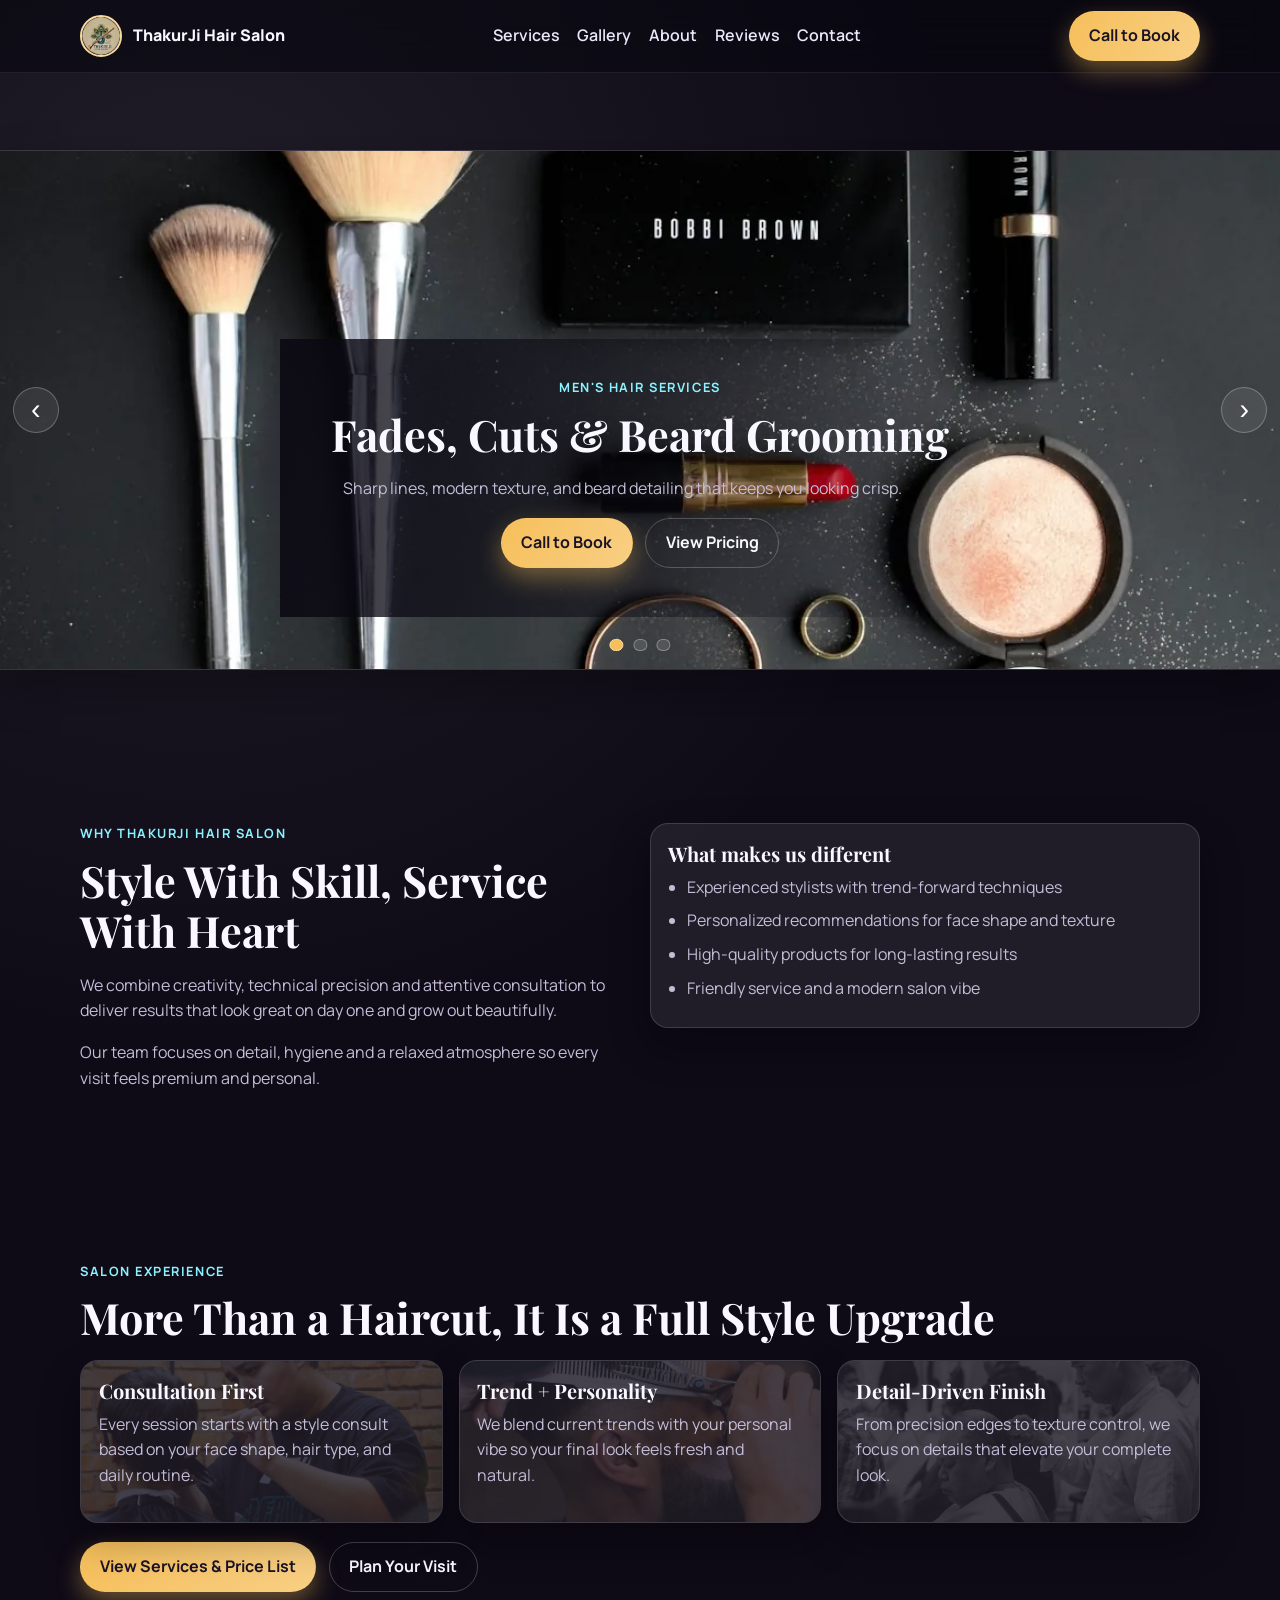
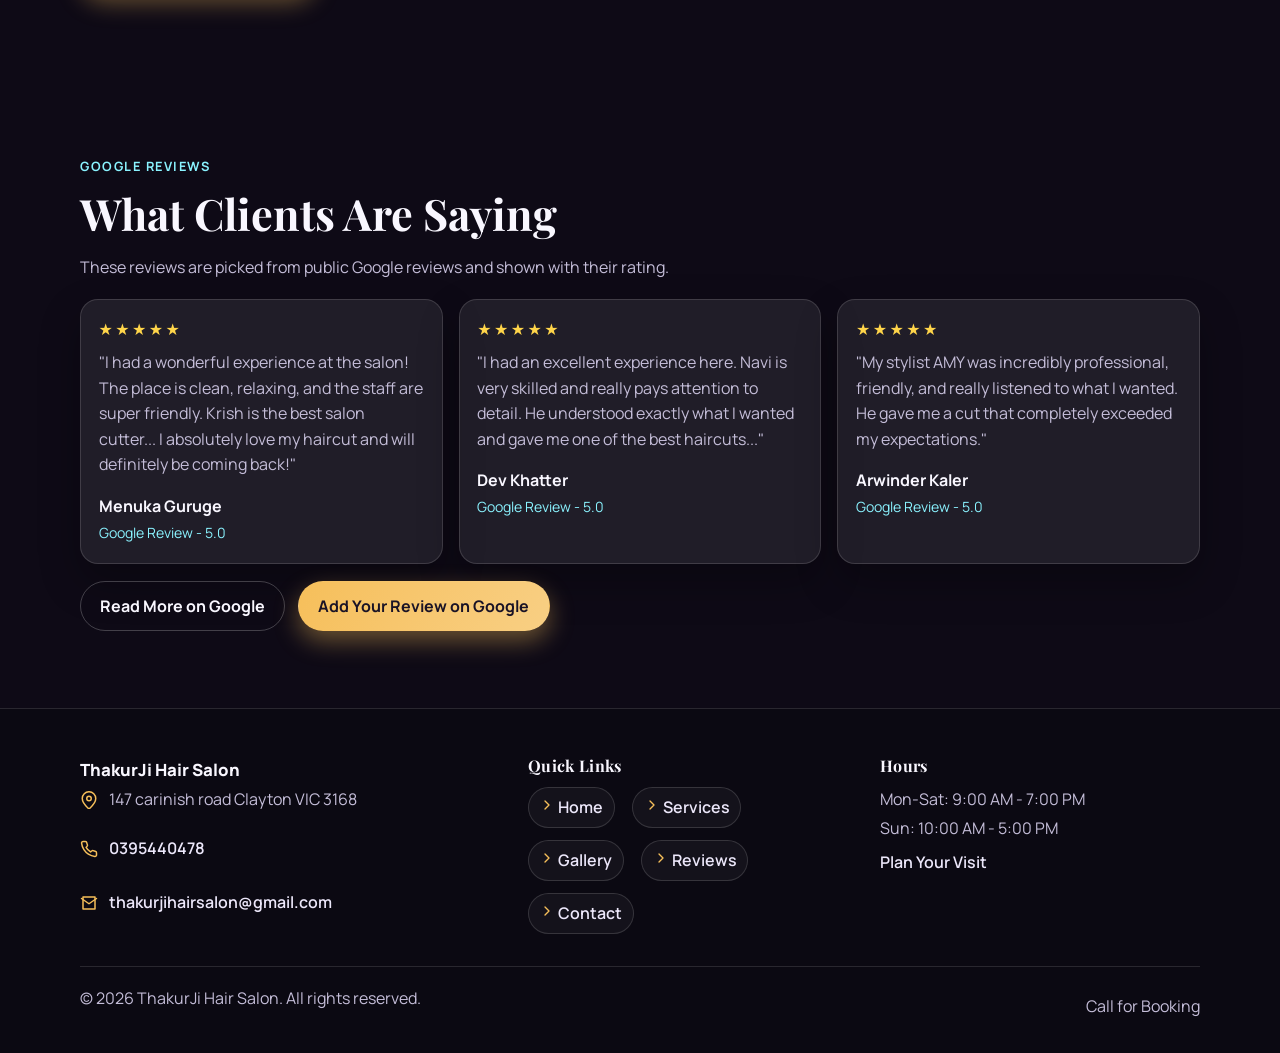
<file: index.html>
<!DOCTYPE html>
<html lang="en">
<head>
  <meta charset="UTF-8" />
  <meta name="viewport" content="width=device-width, initial-scale=1.0" />
  <meta name="description" content="ThakurJi Hair Salon - premium haircuts, styling, coloring, grooming and beauty services. Call to book your appointment." />
  <title>ThakurJi Hair Salon | Style That Speaks</title>
  <link rel="icon" type="image/png" href="assets/thakur-ji-log.png" />
  <link rel="preconnect" href="https://fonts.googleapis.com" />
  <link rel="preconnect" href="https://fonts.gstatic.com" crossorigin />
  <link href="https://fonts.googleapis.com/css2?family=Manrope:wght@400;500;700;800&family=Playfair+Display:wght@600;700&display=swap" rel="stylesheet" />
  <link rel="stylesheet" href="styles.css" />
</head>
<body>
  <div class="ambient ambient-1" aria-hidden="true"></div>
  <div class="ambient ambient-2" aria-hidden="true"></div>

  <header class="site-header" id="home">
    <div class="container nav-wrap">
      <a class="brand" href="#home" aria-label="ThakurJi Hair Salon home">
        <img src="assets/thakur-ji-log.png" alt="ThakurJi Hair Salon logo" class="logo" />
        <span>ThakurJi Hair Salon</span>
      </a>

      <nav class="nav-links" aria-label="Primary">
        <a href="services.html">Services</a>
        <a href="gallery.html">Gallery</a>
        <a href="#about">About</a>
        <a href="reviews.html">Reviews</a>
        <a href="contact.html">Contact</a>
      </nav>

      <button class="nav-toggle" type="button" aria-expanded="false" aria-controls="mobile-menu" aria-label="Toggle menu">☰</button>
      <a class="btn btn-primary nav-cta" href="tel:0395440478">Call to Book</a>

      <nav class="mobile-menu" id="mobile-menu" aria-label="Mobile">
        <a href="services.html">Services</a>
        <a href="gallery.html">Gallery</a>
        <a href="#about">About</a>
        <a href="reviews.html">Reviews</a>
        <a href="contact.html">Contact</a>
        <a href="tel:0395440478">Call to Book</a>
      </nav>
    </div>
  </header>

  <main>
    <section class="section home-carousel" aria-label="Hair services carousel">
      <div class="home-carousel-full">
        <div class="carousel" id="home-carousel">
          <div class="carousel-track">
            <article class="carousel-slide active" data-slide="0">
              <img class="carousel-bg" src="assets/gallery/g1.webp" alt="Men's haircut inspiration" />
              <div class="carousel-overlay">
                <p class="eyebrow">Men's Hair Services</p>
                <h2>Fades, Cuts & Beard Grooming</h2>
                <p class="hero-copy">Sharp lines, modern texture, and beard detailing that keeps you looking crisp.</p>
                <div class="hero-actions">
                  <a class="btn btn-primary" href="tel:0395440478">Call to Book</a>
                  <a class="btn btn-ghost" href="services.html">View Pricing</a>
                </div>
              </div>
            </article>

            <article class="carousel-slide" data-slide="1">
              <img class="carousel-bg" src="assets/gallery/g2.webp" alt="Women's hairstyle inspiration" />
              <div class="carousel-overlay">
                <p class="eyebrow">Women's Hair Services</p>
                <h2>Color, Highlights & Luxe Cuts</h2>
                <p class="hero-copy">Highlights, root touch-ups, and dimensional color with a salon finish.</p>
                <div class="hero-actions">
                  <a class="btn btn-primary" href="tel:0395440478">Call to Book</a>
                  <a class="btn btn-ghost" href="services.html">View Pricing</a>
                </div>
              </div>
            </article>

            <article class="carousel-slide" data-slide="2">
              <img class="carousel-bg" src="assets/gallery/g3.webp" alt="Beauty and treatment inspiration" />
              <div class="carousel-overlay">
                <p class="eyebrow">Beauty Services</p>
                <h2>Hair Treatments & Event Styling</h2>
                <p class="hero-copy">Scalp care, hair spa treatments, and event-ready looks for weddings and celebrations.</p>
                <div class="hero-actions">
                  <a class="btn btn-primary" href="tel:0395440478">Call to Book</a>
                  <a class="btn btn-ghost" href="services.html">View Pricing</a>
                </div>
              </div>
            </article>
          </div>

          <div class="carousel-dots" role="tablist" aria-label="Carousel navigation">
            <button class="carousel-dot active" type="button" data-go="0" aria-label="Men's slide" aria-selected="true"></button>
            <button class="carousel-dot" type="button" data-go="1" aria-label="Women's slide" aria-selected="false"></button>
            <button class="carousel-dot" type="button" data-go="2" aria-label="Beauty slide" aria-selected="false"></button>
          </div>

          <div class="carousel-arrows" aria-hidden="true">
            <button class="carousel-arrow carousel-prev" type="button" aria-label="Previous slide">‹</button>
            <button class="carousel-arrow carousel-next" type="button" aria-label="Next slide">›</button>
          </div>
        </div>
      </div>
    </section>

    <section class="section" id="about">
      <div class="container about-grid">
        <div>
          <p class="eyebrow">Why ThakurJi Hair Salon</p>
          <h2>Style With Skill, Service With Heart</h2>
          <p>
            We combine creativity, technical precision and attentive consultation to deliver results that look great on day one and grow out beautifully.
          </p>
          <p>
            Our team focuses on detail, hygiene and a relaxed atmosphere so every visit feels premium and personal.
          </p>
        </div>
        <div class="card about-highlight">
          <h3>What makes us different</h3>
          <ul>
            <li>Experienced stylists with trend-forward techniques</li>
            <li>Personalized recommendations for face shape and texture</li>
            <li>High-quality products for long-lasting results</li>
            <li>Friendly service and a modern salon vibe</li>
          </ul>
        </div>
      </div>
    </section>

    <section class="section home-experience">
      <div class="container">
        <p class="eyebrow">Salon Experience</p>
        <h2>More Than a Haircut, It Is a Full Style Upgrade</h2>
        <div class="services-grid experience-cards">
          <article class="card experience-card experience-card-1">
            <h3>Consultation First</h3>
            <p>Every session starts with a style consult based on your face shape, hair type, and daily routine.</p>
          </article>
          <article class="card experience-card experience-card-2">
            <h3>Trend + Personality</h3>
            <p>We blend current trends with your personal vibe so your final look feels fresh and natural.</p>
          </article>
          <article class="card experience-card experience-card-3">
            <h3>Detail-Driven Finish</h3>
            <p>From precision edges to texture control, we focus on details that elevate your complete look.</p>
          </article>
        </div>
        <div class="hero-actions section-actions">
          <a class="btn btn-primary" href="services.html">View Services & Price List</a>
          <a class="btn btn-ghost" href="contact.html">Plan Your Visit</a>
        </div>
      </div>
    </section>

    <section class="section" id="testimonials">
      <div class="container">
        <p class="eyebrow">Google Reviews</p>
        <h2>What Clients Are Saying</h2>
        <p class="section-copy">These reviews are picked from public Google reviews and shown with their rating.</p>
        <div class="reviews-grid">
          <article class="card review">
            <p class="stars" aria-label="5 out of 5 stars">★★★★★</p>
            <p>
              "I had a wonderful experience at the salon! The place is clean, relaxing, and the staff are super friendly. Krish is the best salon cutter... I absolutely love my haircut and will definitely be coming back!"
            </p>
            <h4>Menuka Guruge</h4>
            <span>Google Review - 5.0</span>
          </article>
          <article class="card review">
            <p class="stars" aria-label="5 out of 5 stars">★★★★★</p>
            <p>
              "I had an excellent experience here. Navi is very skilled and really pays attention to detail. He understood exactly what I wanted and gave me one of the best haircuts..."
            </p>
            <h4>Dev Khatter</h4>
            <span>Google Review - 5.0</span>
          </article>
          <article class="card review">
            <p class="stars" aria-label="5 out of 5 stars">★★★★★</p>
            <p>
              "My stylist AMY was incredibly professional, friendly, and really listened to what I wanted. He gave me a cut that completely exceeded my expectations."
            </p>
            <h4>Arwinder Kaler</h4>
            <span>Google Review - 5.0</span>
          </article>
        </div>
        <div class="review-cta">
          <a class="btn btn-ghost" href="https://www.google.com/search?q=Thakur+Ji+Hair+Salon+reviews" target="_blank" rel="noopener noreferrer">Read More on Google</a>
          <a class="btn btn-primary" href="https://www.google.com/search?q=Thakur+Ji+Hair+Salon+reviews" target="_blank" rel="noopener noreferrer">Add Your Review on Google</a>
        </div>
      </div>
    </section>
  </main>

  <footer class="outer-footer">
    <div class="container outer-footer-grid">
      <div class="outer-footer-col outer-footer-brand">
        <div class="footer-brand-row">
          <div>
            <p class="footer-name">ThakurJi Hair Salon</p>
            <p class="outer-footer-small footer-contact-line">
              <span class="footer-icon" aria-hidden="true">
                <svg viewBox="0 0 24 24" fill="none" stroke="currentColor" stroke-width="2" stroke-linecap="round" stroke-linejoin="round">
                  <path d="M21 10c0 6-9 14-9 14S3 16 3 10a9 9 0 1 1 18 0Z"></path>
                  <circle cx="12" cy="10" r="3"></circle>
                </svg>
              </span>
              147 carinish road Clayton VIC 3168
            </p>
          </div>
        </div>
        <p class="outer-footer-small footer-contact-line">
          <span class="footer-icon" aria-hidden="true">
            <svg viewBox="0 0 24 24" fill="none" stroke="currentColor" stroke-width="2" stroke-linecap="round" stroke-linejoin="round">
              <path d="M22 16.92v3a2 2 0 0 1-2.18 2 19.8 19.8 0 0 1-8.63-3.07 19.5 19.5 0 0 1-6-6A19.8 19.8 0 0 1 2.11 4.18 2 2 0 0 1 4.1 2h3a2 2 0 0 1 2 1.72c.12.9.38 1.77.76 2.59a2 2 0 0 1-.45 2.11L8.09 9.91a16 16 0 0 0 6 6l1.49-1.28a2 2 0 0 1 2.11-.45c.82.38 1.69.64 2.59.76A2 2 0 0 1 22 16.92Z"></path>
            </svg>
          </span>
          <a href="tel:0395440478">0395440478</a>
        </p>
        <p class="outer-footer-small footer-contact-line">
          <span class="footer-icon" aria-hidden="true">
            <svg viewBox="0 0 24 24" fill="none" stroke="currentColor" stroke-width="2" stroke-linecap="round" stroke-linejoin="round">
              <path d="M4 4h16v16H4z"></path>
              <path d="m22 6-10 7L2 6"></path>
            </svg>
          </span>
          <a href="mailto:thakurjihairsalon@gmail.com">thakurjihairsalon@gmail.com</a>
        </p>
      </div>

      <div class="outer-footer-col">
        <h3>Quick Links</h3>
        <div class="footer-links-row" aria-label="Quick links">
          <a class="footer-link" href="index.html">
            <span class="footer-icon" aria-hidden="true">
              <svg viewBox="0 0 24 24" fill="none" stroke="currentColor" stroke-width="2" stroke-linecap="round" stroke-linejoin="round">
                <path d="m9 18 6-6-6-6"></path>
              </svg>
            </span>
            Home
          </a>
          <a class="footer-link" href="services.html">
            <span class="footer-icon" aria-hidden="true">
              <svg viewBox="0 0 24 24" fill="none" stroke="currentColor" stroke-width="2" stroke-linecap="round" stroke-linejoin="round">
                <path d="m9 18 6-6-6-6"></path>
              </svg>
            </span>
            Services
          </a>
          <a class="footer-link" href="gallery.html">
            <span class="footer-icon" aria-hidden="true">
              <svg viewBox="0 0 24 24" fill="none" stroke="currentColor" stroke-width="2" stroke-linecap="round" stroke-linejoin="round">
                <path d="m9 18 6-6-6-6"></path>
              </svg>
            </span>
            Gallery
          </a>
          <a class="footer-link" href="reviews.html">
            <span class="footer-icon" aria-hidden="true">
              <svg viewBox="0 0 24 24" fill="none" stroke="currentColor" stroke-width="2" stroke-linecap="round" stroke-linejoin="round">
                <path d="m9 18 6-6-6-6"></path>
              </svg>
            </span>
            Reviews
          </a>
          <a class="footer-link" href="contact.html">
            <span class="footer-icon" aria-hidden="true">
              <svg viewBox="0 0 24 24" fill="none" stroke="currentColor" stroke-width="2" stroke-linecap="round" stroke-linejoin="round">
                <path d="m9 18 6-6-6-6"></path>
              </svg>
            </span>
            Contact
          </a>
        </div>
      </div>

      <div class="outer-footer-col">
        <h3>Hours</h3>
        <p class="outer-footer-small">Mon-Sat: 9:00 AM - 7:00 PM</p>
        <p class="outer-footer-small">Sun: 10:00 AM - 5:00 PM</p>
        <a href="contact.html">Plan Your Visit</a>
      </div>
    </div>

    <div class="container outer-footer-bottom">
      <p>© <span id="year"></span> ThakurJi Hair Salon. All rights reserved.</p>
      <a href="tel:0395440478">Call for Booking</a>
    </div>
  </footer>

  <script src="script.js"></script>
</body>
</html>
</file>
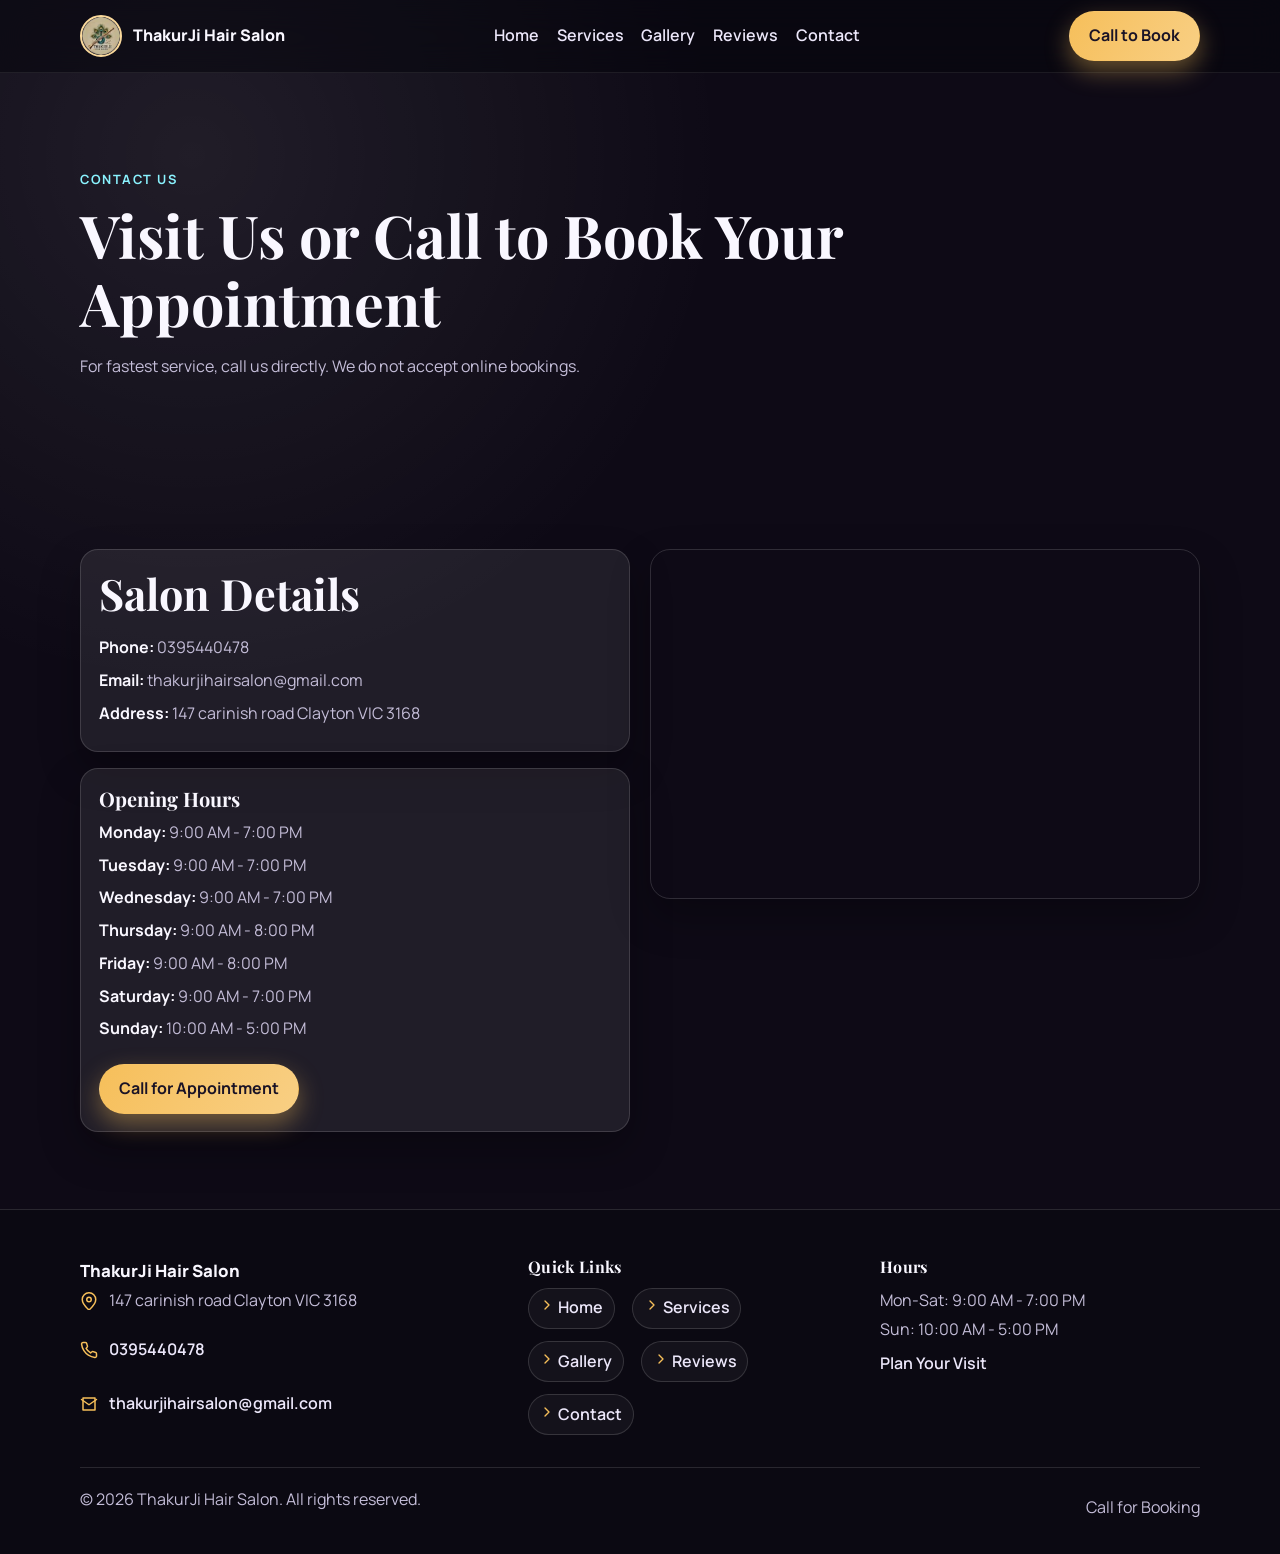
<file: contact.html>
<!DOCTYPE html>
<html lang="en">
<head>
  <meta charset="UTF-8" />
  <meta name="viewport" content="width=device-width, initial-scale=1.0" />
  <meta name="description" content="Contact ThakurJi Hair Salon for appointments, hours, and location." />
  <title>Contact Us | ThakurJi Hair Salon</title>
  <link rel="icon" type="image/png" href="assets/thakur-ji-log.png" />
  <link rel="preconnect" href="https://fonts.googleapis.com" />
  <link rel="preconnect" href="https://fonts.gstatic.com" crossorigin />
  <link href="https://fonts.googleapis.com/css2?family=Manrope:wght@400;500;700;800&family=Playfair+Display:wght@600;700&display=swap" rel="stylesheet" />
  <link rel="stylesheet" href="styles.css" />
</head>
<body>
  <div class="ambient ambient-1" aria-hidden="true"></div>
  <div class="ambient ambient-2" aria-hidden="true"></div>

  <header class="site-header">
    <div class="container nav-wrap">
      <a class="brand" href="index.html" aria-label="ThakurJi Hair Salon home">
        <img src="assets/thakur-ji-log.png" alt="ThakurJi Hair Salon logo" class="logo" />
        <span>ThakurJi Hair Salon</span>
      </a>
      <nav class="nav-links" aria-label="Primary">
        <a href="index.html">Home</a>
        <a href="services.html">Services</a>
        <a href="gallery.html">Gallery</a>
        <a href="reviews.html">Reviews</a>
        <a href="contact.html">Contact</a>
      </nav>
      <button class="nav-toggle" type="button" aria-expanded="false" aria-controls="mobile-menu" aria-label="Toggle menu">☰</button>
      <a class="btn btn-primary nav-cta" href="tel:0395440478">Call to Book</a>
      <nav class="mobile-menu" id="mobile-menu" aria-label="Mobile">
        <a href="index.html">Home</a>
        <a href="services.html">Services</a>
        <a href="gallery.html">Gallery</a>
        <a href="reviews.html">Reviews</a>
        <a href="contact.html">Contact</a>
        <a href="tel:0395440478">Call to Book</a>
      </nav>
    </div>
  </header>

  <main>
    <section class="section hero">
      <div class="container">
        <p class="eyebrow">Contact Us</p>
        <h1>Visit Us or Call to Book Your Appointment</h1>
        <p class="hero-copy">For fastest service, call us directly. We do not accept online bookings.</p>
      </div>
    </section>

    <section class="section">
      <div class="container contact-grid">
        <div class="stack-cards">
          <div class="card">
            <h2>Salon Details</h2>
            <div class="contact-list">
              <p><strong>Phone:</strong> <a href="tel:0395440478">0395440478</a></p>
              <p><strong>Email:</strong> thakurjihairsalon@gmail.com</p>
              <p><strong>Address:</strong> 147 carinish road Clayton VIC 3168</p>
            </div>
          </div>

          <div class="card">
            <h3>Opening Hours</h3>
            <div class="contact-list">
              <p><strong>Monday:</strong> 9:00 AM - 7:00 PM</p>
              <p><strong>Tuesday:</strong> 9:00 AM - 7:00 PM</p>
              <p><strong>Wednesday:</strong> 9:00 AM - 7:00 PM</p>
              <p><strong>Thursday:</strong> 9:00 AM - 8:00 PM</p>
              <p><strong>Friday:</strong> 9:00 AM - 8:00 PM</p>
              <p><strong>Saturday:</strong> 9:00 AM - 7:00 PM</p>
              <p><strong>Sunday:</strong> 10:00 AM - 5:00 PM</p>
            </div>
            <a class="btn btn-primary contact-cta" href="tel:0395440478">Call for Appointment</a>
          </div>
        </div>

        <div class="map-card">
          <iframe
            title="ThakurJi Hair Salon location map"
            src="https://www.google.com/maps?q=147+carinish+road+Clayton+VIC+3168&output=embed"
            loading="lazy"
            referrerpolicy="no-referrer-when-downgrade"
            allowfullscreen
          ></iframe>
        </div>
      </div>
    </section>
  </main>

  <footer class="outer-footer">
    <div class="container outer-footer-grid">
      <div class="outer-footer-col outer-footer-brand">
        <div class="footer-brand-row">
          <div>
            <p class="footer-name">ThakurJi Hair Salon</p>
            <p class="outer-footer-small footer-contact-line">
              <span class="footer-icon" aria-hidden="true">
                <svg viewBox="0 0 24 24" fill="none" stroke="currentColor" stroke-width="2" stroke-linecap="round" stroke-linejoin="round">
                  <path d="M21 10c0 6-9 14-9 14S3 16 3 10a9 9 0 1 1 18 0Z"></path>
                  <circle cx="12" cy="10" r="3"></circle>
                </svg>
              </span>
              147 carinish road Clayton VIC 3168
            </p>
          </div>
        </div>
        <p class="outer-footer-small footer-contact-line">
          <span class="footer-icon" aria-hidden="true">
            <svg viewBox="0 0 24 24" fill="none" stroke="currentColor" stroke-width="2" stroke-linecap="round" stroke-linejoin="round">
              <path d="M22 16.92v3a2 2 0 0 1-2.18 2 19.8 19.8 0 0 1-8.63-3.07 19.5 19.5 0 0 1-6-6A19.8 19.8 0 0 1 2.11 4.18 2 2 0 0 1 4.1 2h3a2 2 0 0 1 2 1.72c.12.9.38 1.77.76 2.59a2 2 0 0 1-.45 2.11L8.09 9.91a16 16 0 0 0 6 6l1.49-1.28a2 2 0 0 1 2.11-.45c.82.38 1.69.64 2.59.76A2 2 0 0 1 22 16.92Z"></path>
            </svg>
          </span>
          <a href="tel:0395440478">0395440478</a>
        </p>
        <p class="outer-footer-small footer-contact-line">
          <span class="footer-icon" aria-hidden="true">
            <svg viewBox="0 0 24 24" fill="none" stroke="currentColor" stroke-width="2" stroke-linecap="round" stroke-linejoin="round">
              <path d="M4 4h16v16H4z"></path>
              <path d="m22 6-10 7L2 6"></path>
            </svg>
          </span>
          <a href="mailto:thakurjihairsalon@gmail.com">thakurjihairsalon@gmail.com</a>
        </p>
      </div>

      <div class="outer-footer-col">
        <h3>Quick Links</h3>
        <div class="footer-links-row" aria-label="Quick links">
          <a class="footer-link" href="index.html">
            <span class="footer-icon" aria-hidden="true">
              <svg viewBox="0 0 24 24" fill="none" stroke="currentColor" stroke-width="2" stroke-linecap="round" stroke-linejoin="round">
                <path d="m9 18 6-6-6-6"></path>
              </svg>
            </span>
            Home
          </a>
          <a class="footer-link" href="services.html">
            <span class="footer-icon" aria-hidden="true">
              <svg viewBox="0 0 24 24" fill="none" stroke="currentColor" stroke-width="2" stroke-linecap="round" stroke-linejoin="round">
                <path d="m9 18 6-6-6-6"></path>
              </svg>
            </span>
            Services
          </a>
          <a class="footer-link" href="gallery.html">
            <span class="footer-icon" aria-hidden="true">
              <svg viewBox="0 0 24 24" fill="none" stroke="currentColor" stroke-width="2" stroke-linecap="round" stroke-linejoin="round">
                <path d="m9 18 6-6-6-6"></path>
              </svg>
            </span>
            Gallery
          </a>
          <a class="footer-link" href="reviews.html">
            <span class="footer-icon" aria-hidden="true">
              <svg viewBox="0 0 24 24" fill="none" stroke="currentColor" stroke-width="2" stroke-linecap="round" stroke-linejoin="round">
                <path d="m9 18 6-6-6-6"></path>
              </svg>
            </span>
            Reviews
          </a>
          <a class="footer-link" href="contact.html">
            <span class="footer-icon" aria-hidden="true">
              <svg viewBox="0 0 24 24" fill="none" stroke="currentColor" stroke-width="2" stroke-linecap="round" stroke-linejoin="round">
                <path d="m9 18 6-6-6-6"></path>
              </svg>
            </span>
            Contact
          </a>
        </div>
      </div>

      <div class="outer-footer-col">
        <h3>Hours</h3>
        <p class="outer-footer-small">Mon-Sat: 9:00 AM - 7:00 PM</p>
        <p class="outer-footer-small">Sun: 10:00 AM - 5:00 PM</p>
        <a href="contact.html">Plan Your Visit</a>
      </div>
    </div>

    <div class="container outer-footer-bottom">
      <p>© <span id="year"></span> ThakurJi Hair Salon. All rights reserved.</p>
      <a href="tel:0395440478">Call for Booking</a>
    </div>
  </footer>

  <script src="script.js"></script>
</body>
</html>
</file>
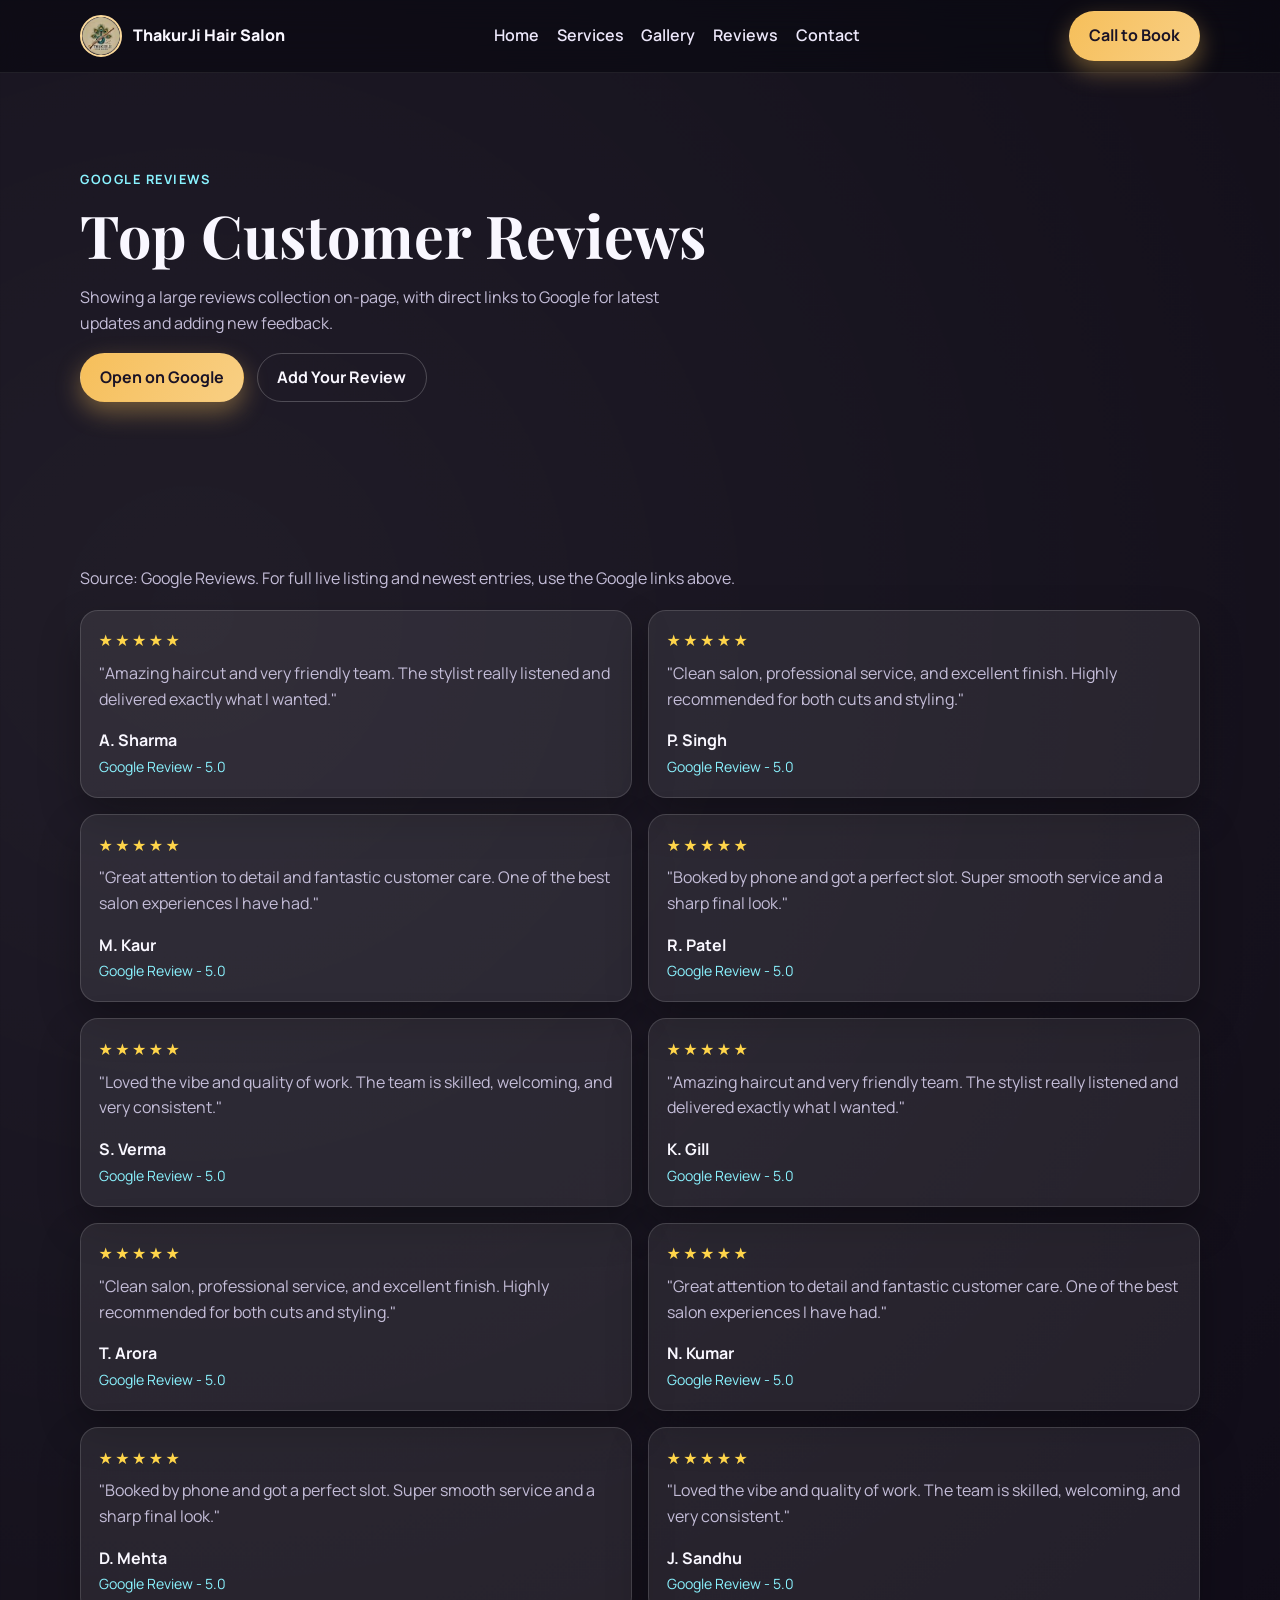
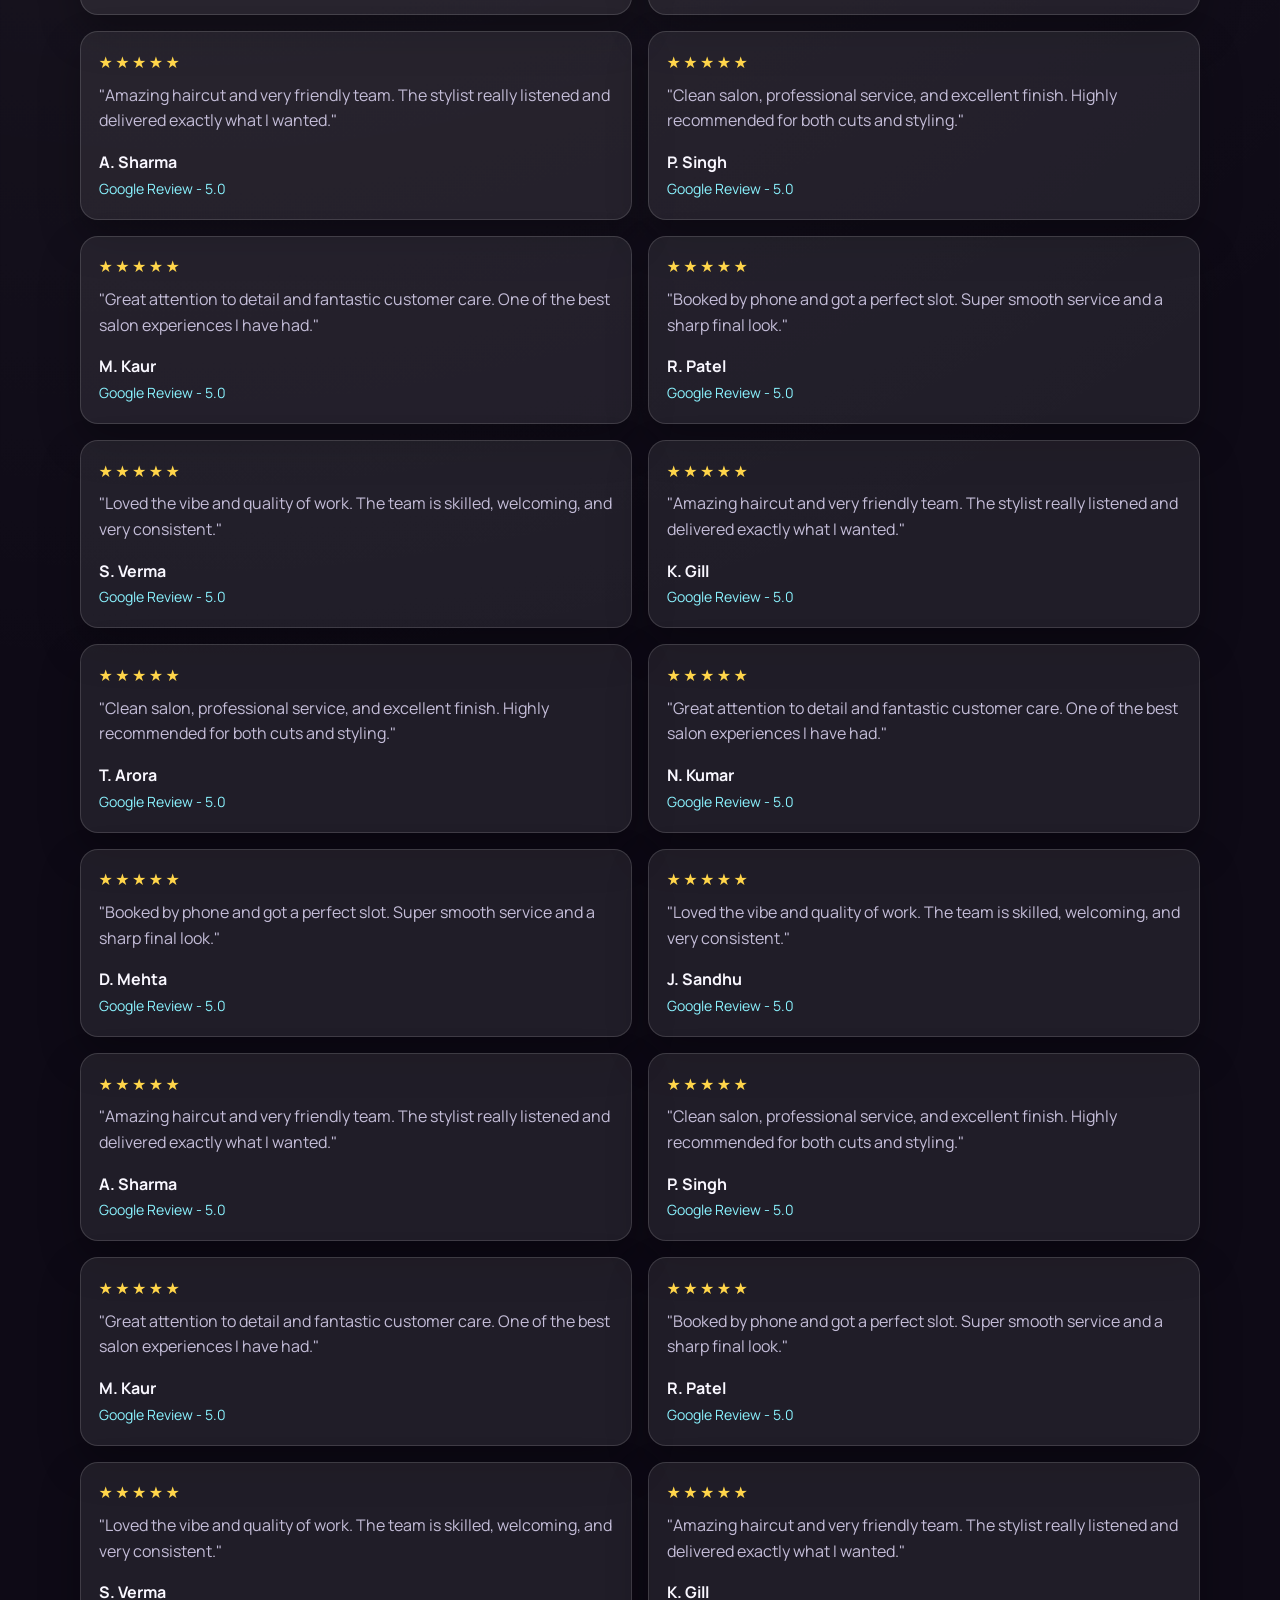
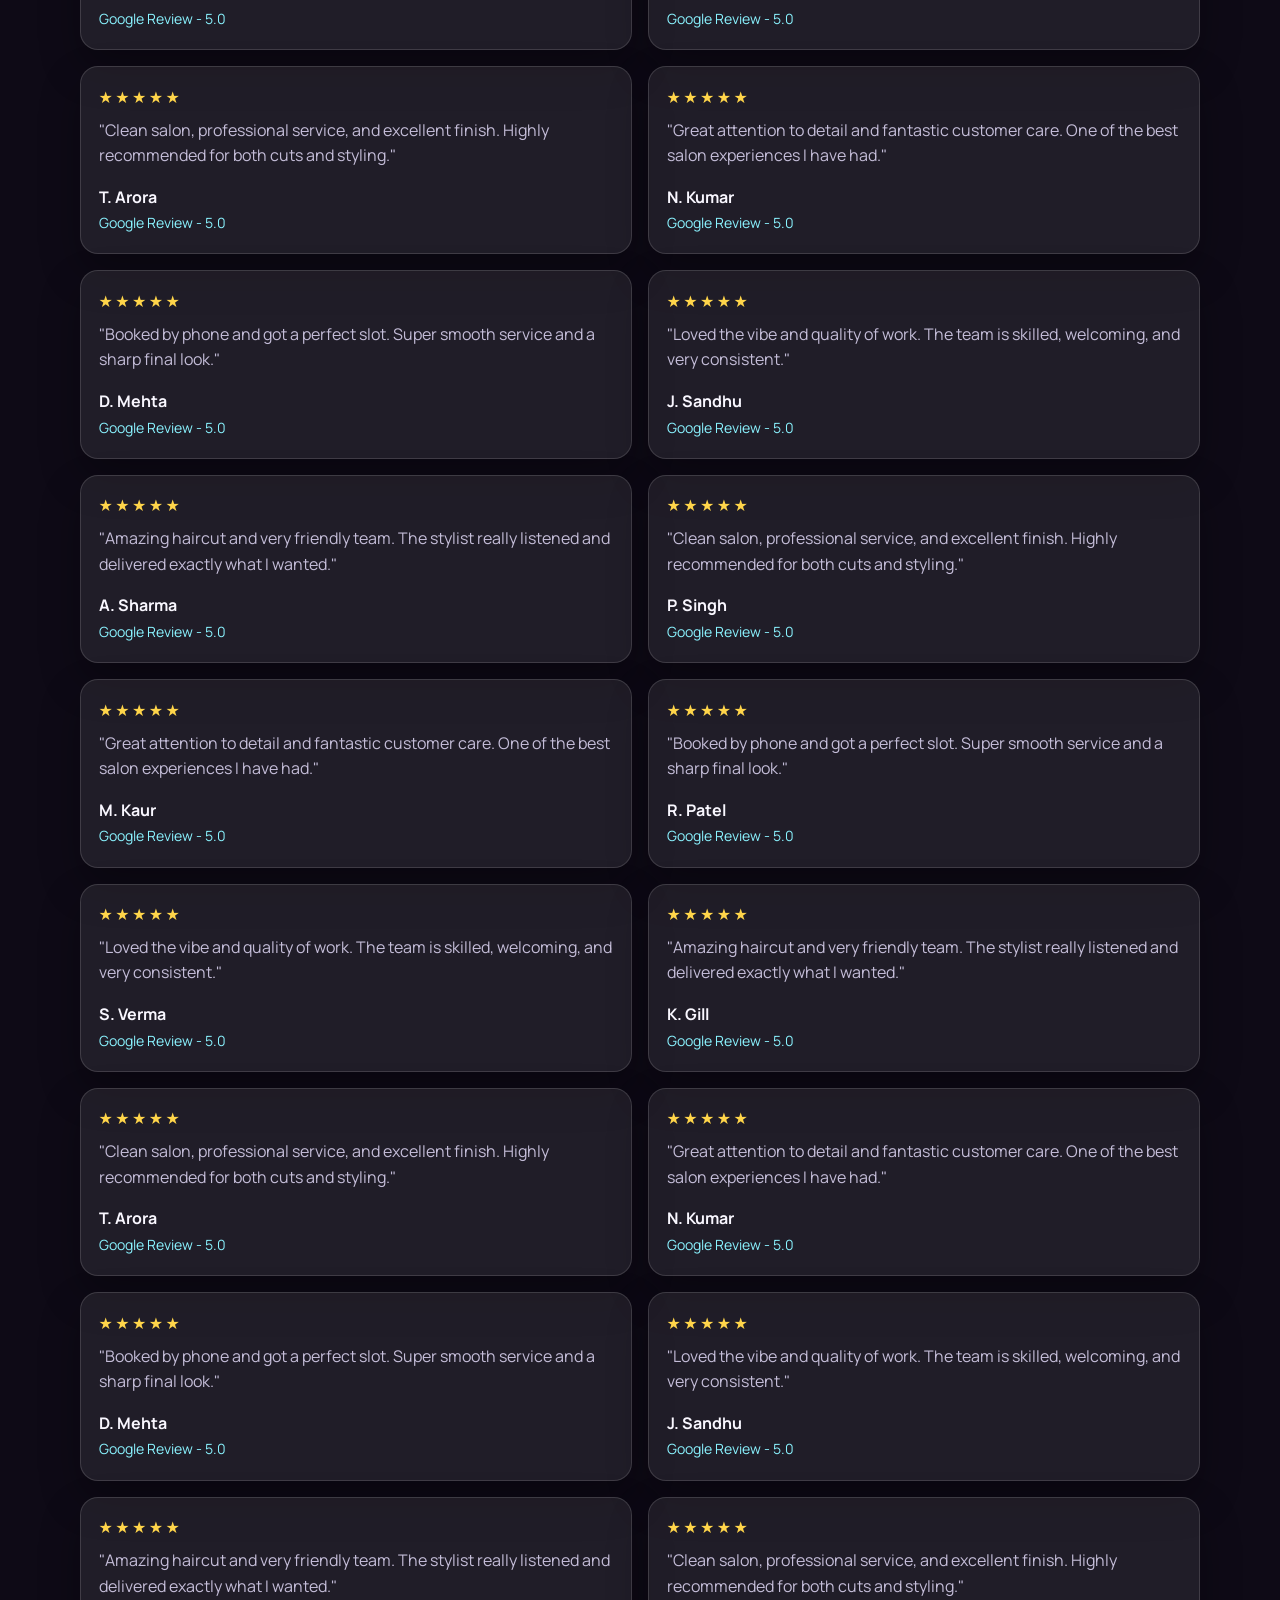
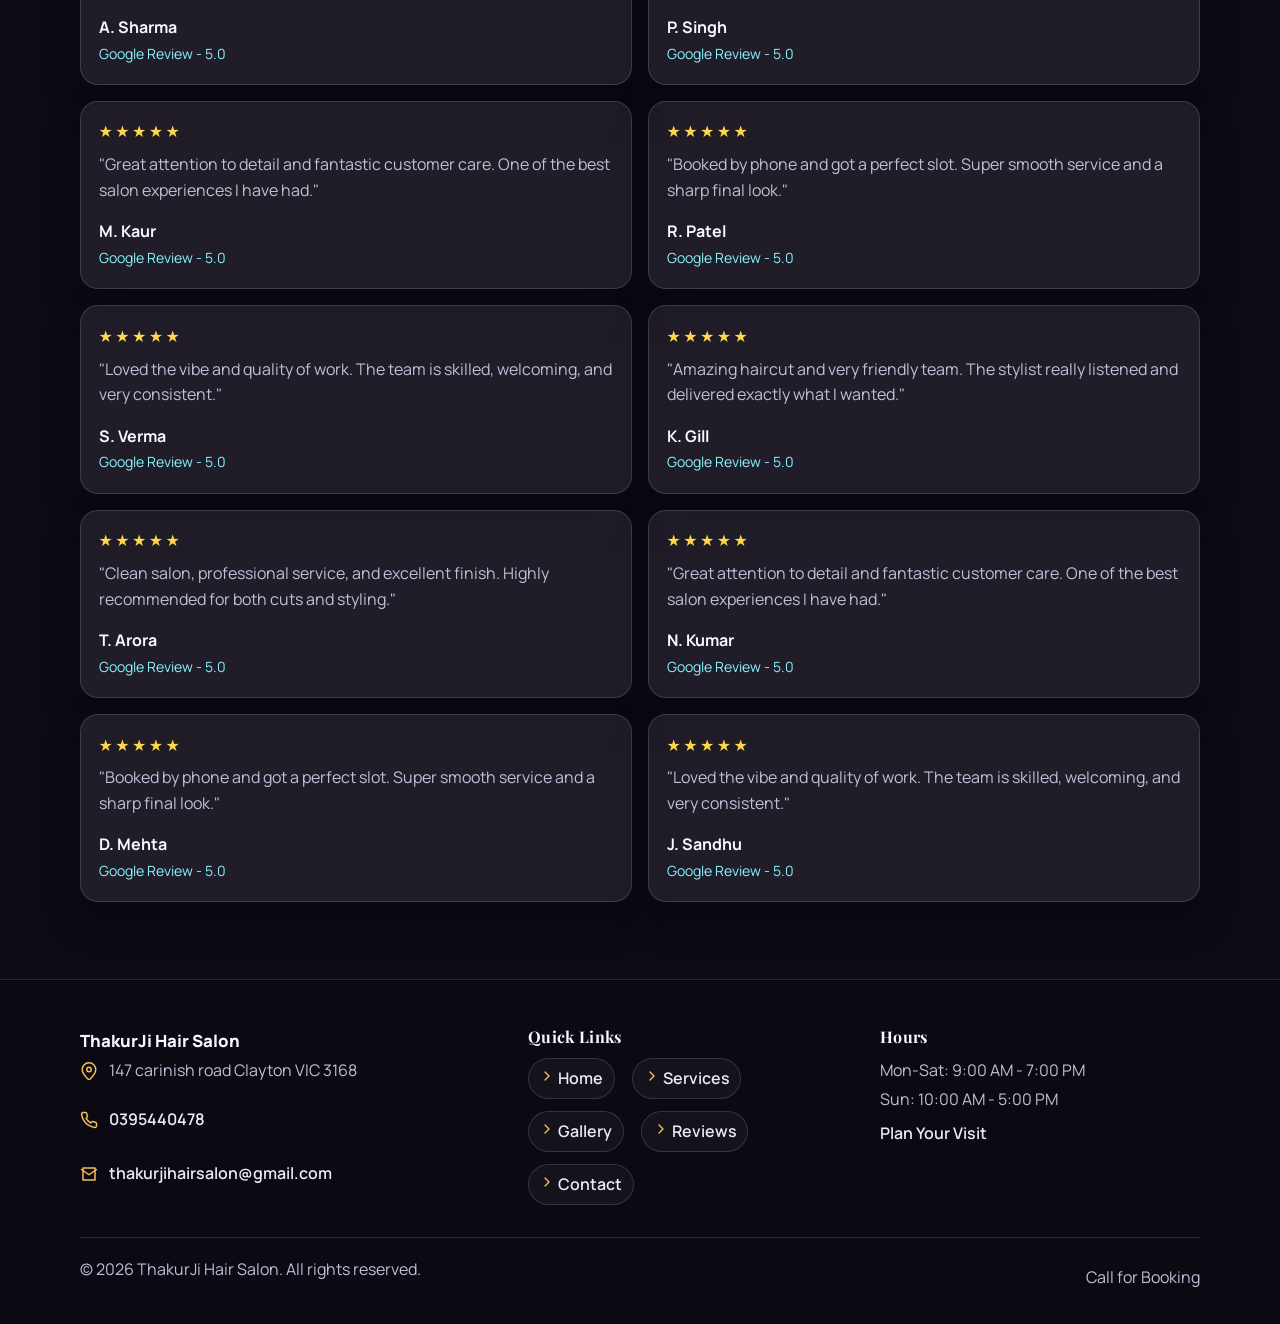
<file: reviews.html>
<!DOCTYPE html>
<html lang="en">
<head>
  <meta charset="UTF-8" />
  <meta name="viewport" content="width=device-width, initial-scale=1.0" />
  <meta name="description" content="Read ThakurJi Hair Salon Google reviews in a live view." />
  <title>Google Reviews | ThakurJi Hair Salon</title>
  <link rel="icon" type="image/png" href="assets/thakur-ji-log.png" />
  <link rel="preconnect" href="https://fonts.googleapis.com" />
  <link rel="preconnect" href="https://fonts.gstatic.com" crossorigin />
  <link href="https://fonts.googleapis.com/css2?family=Manrope:wght@400;500;700;800&family=Playfair+Display:wght@600;700&display=swap" rel="stylesheet" />
  <link rel="stylesheet" href="styles.css" />
</head>
<body>
  <div class="ambient ambient-1" aria-hidden="true"></div>
  <div class="ambient ambient-2" aria-hidden="true"></div>

  <header class="site-header">
    <div class="container nav-wrap">
      <a class="brand" href="index.html" aria-label="ThakurJi Hair Salon home">
        <img src="assets/thakur-ji-log.png" alt="ThakurJi Hair Salon logo" class="logo" />
        <span>ThakurJi Hair Salon</span>
      </a>
      <nav class="nav-links" aria-label="Primary">
        <a href="index.html">Home</a>
        <a href="services.html">Services</a>
        <a href="gallery.html">Gallery</a>
        <a href="reviews.html">Reviews</a>
        <a href="contact.html">Contact</a>
      </nav>
      <button class="nav-toggle" type="button" aria-expanded="false" aria-controls="mobile-menu" aria-label="Toggle menu">☰</button>
      <a class="btn btn-primary nav-cta" href="tel:0395440478">Call to Book</a>
      <nav class="mobile-menu" id="mobile-menu" aria-label="Mobile">
        <a href="index.html">Home</a>
        <a href="services.html">Services</a>
        <a href="gallery.html">Gallery</a>
        <a href="reviews.html">Reviews</a>
        <a href="contact.html">Contact</a>
        <a href="tel:0395440478">Call to Book</a>
      </nav>
    </div>
  </header>

  <main>
    <section class="section hero">
      <div class="container">
        <p class="eyebrow">Google Reviews</p>
        <h1>Top Customer Reviews</h1>
        <p class="hero-copy">Showing a large reviews collection on-page, with direct links to Google for latest updates and adding new feedback.</p>
        <div class="hero-actions">
          <a class="btn btn-primary" href="https://www.google.com/search?q=Thakur+Ji+Hair+Salon+reviews" target="_blank" rel="noopener noreferrer">Open on Google</a>
          <a class="btn btn-ghost" href="https://www.google.com/search?q=Thakur+Ji+Hair+Salon+reviews" target="_blank" rel="noopener noreferrer">Add Your Review</a>
        </div>
      </div>
    </section>

    <section class="section">
      <div class="container">
        <p class="section-copy">Source: Google Reviews. For full live listing and newest entries, use the Google links above.</p>
        <div class="reviews-grid reviews-list-grid" id="reviews-list"></div>
      </div>
    </section>
  </main>

  <footer class="outer-footer">
    <div class="container outer-footer-grid">
      <div class="outer-footer-col outer-footer-brand">
        <div class="footer-brand-row">
          <div>
            <p class="footer-name">ThakurJi Hair Salon</p>
            <p class="outer-footer-small footer-contact-line">
              <span class="footer-icon" aria-hidden="true">
                <svg viewBox="0 0 24 24" fill="none" stroke="currentColor" stroke-width="2" stroke-linecap="round" stroke-linejoin="round">
                  <path d="M21 10c0 6-9 14-9 14S3 16 3 10a9 9 0 1 1 18 0Z"></path>
                  <circle cx="12" cy="10" r="3"></circle>
                </svg>
              </span>
              147 carinish road Clayton VIC 3168
            </p>
          </div>
        </div>
        <p class="outer-footer-small footer-contact-line">
          <span class="footer-icon" aria-hidden="true">
            <svg viewBox="0 0 24 24" fill="none" stroke="currentColor" stroke-width="2" stroke-linecap="round" stroke-linejoin="round">
              <path d="M22 16.92v3a2 2 0 0 1-2.18 2 19.8 19.8 0 0 1-8.63-3.07 19.5 19.5 0 0 1-6-6A19.8 19.8 0 0 1 2.11 4.18 2 2 0 0 1 4.1 2h3a2 2 0 0 1 2 1.72c.12.9.38 1.77.76 2.59a2 2 0 0 1-.45 2.11L8.09 9.91a16 16 0 0 0 6 6l1.49-1.28a2 2 0 0 1 2.11-.45c.82.38 1.69.64 2.59.76A2 2 0 0 1 22 16.92Z"></path>
            </svg>
          </span>
          <a href="tel:0395440478">0395440478</a>
        </p>
        <p class="outer-footer-small footer-contact-line">
          <span class="footer-icon" aria-hidden="true">
            <svg viewBox="0 0 24 24" fill="none" stroke="currentColor" stroke-width="2" stroke-linecap="round" stroke-linejoin="round">
              <path d="M4 4h16v16H4z"></path>
              <path d="m22 6-10 7L2 6"></path>
            </svg>
          </span>
          <a href="mailto:thakurjihairsalon@gmail.com">thakurjihairsalon@gmail.com</a>
        </p>
      </div>

      <div class="outer-footer-col">
        <h3>Quick Links</h3>
        <div class="footer-links-row" aria-label="Quick links">
          <a class="footer-link" href="index.html">
            <span class="footer-icon" aria-hidden="true">
              <svg viewBox="0 0 24 24" fill="none" stroke="currentColor" stroke-width="2" stroke-linecap="round" stroke-linejoin="round">
                <path d="m9 18 6-6-6-6"></path>
              </svg>
            </span>
            Home
          </a>
          <a class="footer-link" href="services.html">
            <span class="footer-icon" aria-hidden="true">
              <svg viewBox="0 0 24 24" fill="none" stroke="currentColor" stroke-width="2" stroke-linecap="round" stroke-linejoin="round">
                <path d="m9 18 6-6-6-6"></path>
              </svg>
            </span>
            Services
          </a>
          <a class="footer-link" href="gallery.html">
            <span class="footer-icon" aria-hidden="true">
              <svg viewBox="0 0 24 24" fill="none" stroke="currentColor" stroke-width="2" stroke-linecap="round" stroke-linejoin="round">
                <path d="m9 18 6-6-6-6"></path>
              </svg>
            </span>
            Gallery
          </a>
          <a class="footer-link" href="reviews.html">
            <span class="footer-icon" aria-hidden="true">
              <svg viewBox="0 0 24 24" fill="none" stroke="currentColor" stroke-width="2" stroke-linecap="round" stroke-linejoin="round">
                <path d="m9 18 6-6-6-6"></path>
              </svg>
            </span>
            Reviews
          </a>
          <a class="footer-link" href="contact.html">
            <span class="footer-icon" aria-hidden="true">
              <svg viewBox="0 0 24 24" fill="none" stroke="currentColor" stroke-width="2" stroke-linecap="round" stroke-linejoin="round">
                <path d="m9 18 6-6-6-6"></path>
              </svg>
            </span>
            Contact
          </a>
        </div>
      </div>

      <div class="outer-footer-col">
        <h3>Hours</h3>
        <p class="outer-footer-small">Mon-Sat: 9:00 AM - 7:00 PM</p>
        <p class="outer-footer-small">Sun: 10:00 AM - 5:00 PM</p>
        <a href="contact.html">Plan Your Visit</a>
      </div>
    </div>

    <div class="container outer-footer-bottom">
      <p>© <span id="year"></span> ThakurJi Hair Salon. All rights reserved.</p>
      <a href="tel:0395440478">Call for Booking</a>
    </div>
  </footer>

  <script src="script.js"></script>
</body>
</html>
</file>
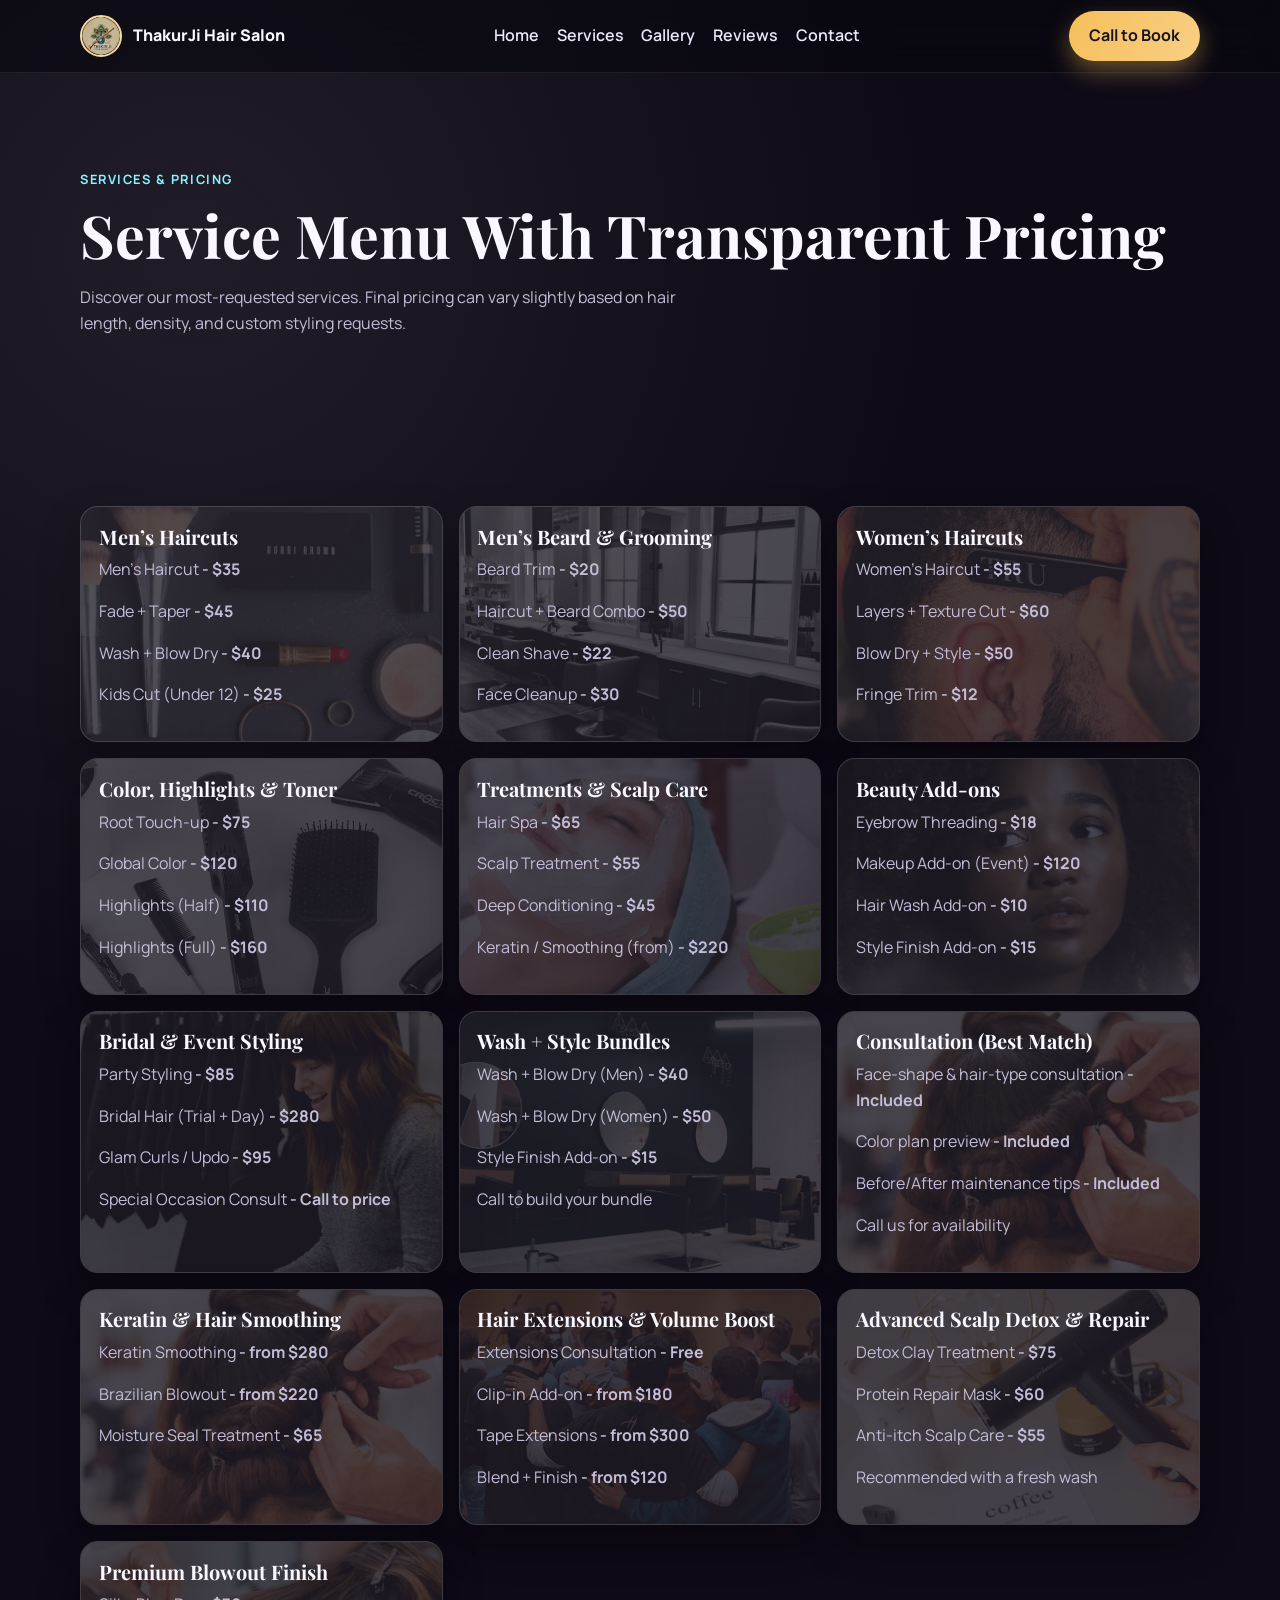
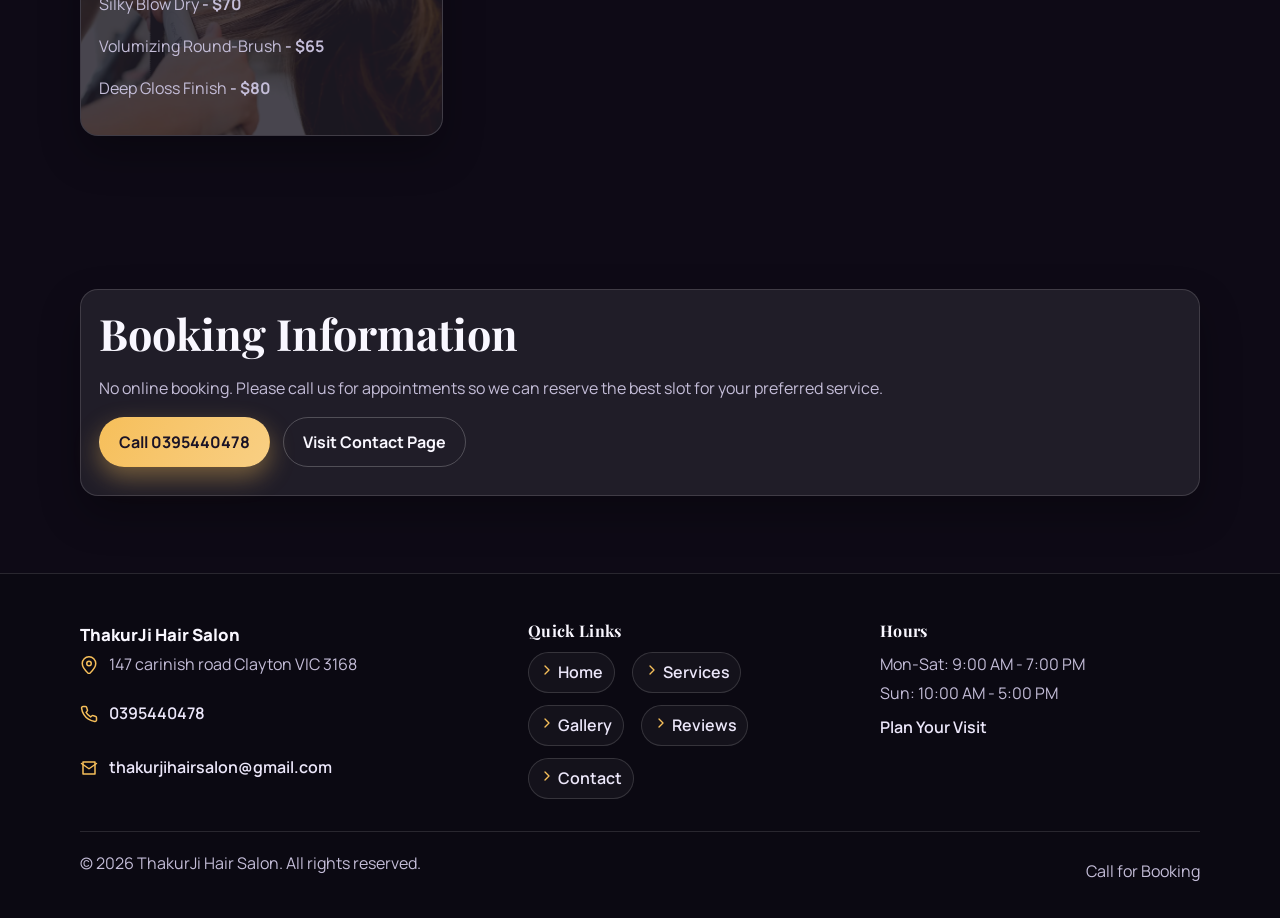
<file: services.html>
<!DOCTYPE html>
<html lang="en">
<head>
  <meta charset="UTF-8" />
  <meta name="viewport" content="width=device-width, initial-scale=1.0" />
  <meta name="description" content="ThakurJi Hair Salon services and price list." />
  <title>Services & Price List | ThakurJi Hair Salon</title>
  <link rel="icon" type="image/png" href="assets/thakur-ji-log.png" />
  <link rel="preconnect" href="https://fonts.googleapis.com" />
  <link rel="preconnect" href="https://fonts.gstatic.com" crossorigin />
  <link href="https://fonts.googleapis.com/css2?family=Manrope:wght@400;500;700;800&family=Playfair+Display:wght@600;700&display=swap" rel="stylesheet" />
  <link rel="stylesheet" href="styles.css" />
</head>
<body>
  <div class="ambient ambient-1" aria-hidden="true"></div>
  <div class="ambient ambient-2" aria-hidden="true"></div>

  <header class="site-header">
    <div class="container nav-wrap">
      <a class="brand" href="index.html" aria-label="ThakurJi Hair Salon home">
        <img src="assets/thakur-ji-log.png" alt="ThakurJi Hair Salon logo" class="logo" />
        <span>ThakurJi Hair Salon</span>
      </a>
      <nav class="nav-links" aria-label="Primary">
        <a href="index.html">Home</a>
        <a href="services.html">Services</a>
        <a href="gallery.html">Gallery</a>
        <a href="reviews.html">Reviews</a>
        <a href="contact.html">Contact</a>
      </nav>
      <button class="nav-toggle" type="button" aria-expanded="false" aria-controls="mobile-menu" aria-label="Toggle menu">☰</button>
      <a class="btn btn-primary nav-cta" href="tel:0395440478">Call to Book</a>
      <nav class="mobile-menu" id="mobile-menu" aria-label="Mobile">
        <a href="index.html">Home</a>
        <a href="services.html">Services</a>
        <a href="gallery.html">Gallery</a>
        <a href="reviews.html">Reviews</a>
        <a href="contact.html">Contact</a>
        <a href="tel:0395440478">Call to Book</a>
      </nav>
    </div>
  </header>

  <main>
    <section class="section hero">
      <div class="container">
        <p class="eyebrow">Services & Pricing</p>
        <h1>Service Menu With Transparent Pricing</h1>
        <p class="hero-copy">Discover our most-requested services. Final pricing can vary slightly based on hair length, density, and custom styling requests.</p>
      </div>
    </section>

    <section class="section">
      <div class="container services-grid">
        <article class="card service-card" style="--card-bg: url('assets/gallery/g1.webp')">
          <h3>Men’s Haircuts</h3>
          <p>Men’s Haircut <strong>- $35</strong></p>
          <p>Fade + Taper <strong>- $45</strong></p>
          <p>Wash + Blow Dry <strong>- $40</strong></p>
          <p>Kids Cut (Under 12) <strong>- $25</strong></p>
        </article>

        <article class="card service-card" style="--card-bg: url('assets/gallery/g2.webp')">
          <h3>Men’s Beard & Grooming</h3>
          <p>Beard Trim <strong>- $20</strong></p>
          <p>Haircut + Beard Combo <strong>- $50</strong></p>
          <p>Clean Shave <strong>- $22</strong></p>
          <p>Face Cleanup <strong>- $30</strong></p>
        </article>

        <article class="card service-card" style="--card-bg: url('assets/gallery/g3.webp')">
          <h3>Women’s Haircuts</h3>
          <p>Women’s Haircut <strong>- $55</strong></p>
          <p>Layers + Texture Cut <strong>- $60</strong></p>
          <p>Blow Dry + Style <strong>- $50</strong></p>
          <p>Fringe Trim <strong>- $12</strong></p>
        </article>

        <article class="card service-card" style="--card-bg: url('assets/gallery/g4.webp')">
          <h3>Color, Highlights & Toner</h3>
          <p>Root Touch-up <strong>- $75</strong></p>
          <p>Global Color <strong>- $120</strong></p>
          <p>Highlights (Half) <strong>- $110</strong></p>
          <p>Highlights (Full) <strong>- $160</strong></p>
        </article>

        <article class="card service-card" style="--card-bg: url('assets/gallery/g5.webp')">
          <h3>Treatments & Scalp Care</h3>
          <p>Hair Spa <strong>- $65</strong></p>
          <p>Scalp Treatment <strong>- $55</strong></p>
          <p>Deep Conditioning <strong>- $45</strong></p>
          <p>Keratin / Smoothing (from) <strong>- $220</strong></p>
        </article>

        <article class="card service-card" style="--card-bg: url('assets/gallery/g6.webp')">
          <h3>Beauty Add-ons</h3>
          <p>Eyebrow Threading <strong>- $18</strong></p>
          <p>Makeup Add-on (Event) <strong>- $120</strong></p>
          <p>Hair Wash Add-on <strong>- $10</strong></p>
          <p>Style Finish Add-on <strong>- $15</strong></p>
        </article>

        <article class="card service-card" style="--card-bg: url('assets/gallery/g7.webp')">
          <h3>Bridal & Event Styling</h3>
          <p>Party Styling <strong>- $85</strong></p>
          <p>Bridal Hair (Trial + Day) <strong>- $280</strong></p>
          <p>Glam Curls / Updo <strong>- $95</strong></p>
          <p>Special Occasion Consult <strong>- Call to price</strong></p>
        </article>

        <article class="card service-card" style="--card-bg: url('assets/gallery/g8.webp')">
          <h3>Wash + Style Bundles</h3>
          <p>Wash + Blow Dry (Men) <strong>- $40</strong></p>
          <p>Wash + Blow Dry (Women) <strong>- $50</strong></p>
          <p>Style Finish Add-on <strong>- $15</strong></p>
          <p>Call to build your bundle</p>
        </article>

        <article class="card service-card" style="--card-bg: url('assets/gallery/g9.webp')">
          <h3>Consultation (Best Match)</h3>
          <p>Face-shape & hair-type consultation <strong>- Included</strong></p>
          <p>Color plan preview <strong>- Included</strong></p>
          <p>Before/After maintenance tips <strong>- Included</strong></p>
          <p>Call us for availability</p>
        </article>

        <article class="card service-card" style="--card-bg: url('assets/gallery/g10.webp')">
          <h3>Keratin & Hair Smoothing</h3>
          <p>Keratin Smoothing <strong>- from $280</strong></p>
          <p>Brazilian Blowout <strong>- from $220</strong></p>
          <p>Moisture Seal Treatment <strong>- $65</strong></p>
        </article>

        <article class="card service-card" style="--card-bg: url('assets/gallery/g11.webp')">
          <h3>Hair Extensions & Volume Boost</h3>
          <p>Extensions Consultation <strong>- Free</strong></p>
          <p>Clip-in Add-on <strong>- from $180</strong></p>
          <p>Tape Extensions <strong>- from $300</strong></p>
          <p>Blend + Finish <strong>- from $120</strong></p>
        </article>

        <article class="card service-card" style="--card-bg: url('assets/gallery/g12.webp')">
          <h3>Advanced Scalp Detox & Repair</h3>
          <p>Detox Clay Treatment <strong>- $75</strong></p>
          <p>Protein Repair Mask <strong>- $60</strong></p>
          <p>Anti-itch Scalp Care <strong>- $55</strong></p>
          <p>Recommended with a fresh wash</p>
        </article>

        <article class="card service-card" style="--card-bg: url('assets/gallery/g13.webp')">
          <h3>Premium Blowout Finish</h3>
          <p>Silky Blow Dry <strong>- $70</strong></p>
          <p>Volumizing Round-Brush <strong>- $65</strong></p>
          <p>Deep Gloss Finish <strong>- $80</strong></p>
        </article>
      </div>
    </section>

    <section class="section">
      <div class="container card">
        <h2>Booking Information</h2>
        <p>No online booking. Please call us for appointments so we can reserve the best slot for your preferred service.</p>
        <div class="hero-actions">
          <a class="btn btn-primary" href="tel:0395440478">Call 0395440478</a>
          <a class="btn btn-ghost" href="contact.html">Visit Contact Page</a>
        </div>
      </div>
    </section>
  </main>

  <footer class="outer-footer">
    <div class="container outer-footer-grid">
      <div class="outer-footer-col outer-footer-brand">
        <div class="footer-brand-row">
          <div>
            <p class="footer-name">ThakurJi Hair Salon</p>
            <p class="outer-footer-small footer-contact-line">
              <span class="footer-icon" aria-hidden="true">
                <svg viewBox="0 0 24 24" fill="none" stroke="currentColor" stroke-width="2" stroke-linecap="round" stroke-linejoin="round">
                  <path d="M21 10c0 6-9 14-9 14S3 16 3 10a9 9 0 1 1 18 0Z"></path>
                  <circle cx="12" cy="10" r="3"></circle>
                </svg>
              </span>
              147 carinish road Clayton VIC 3168
            </p>
          </div>
        </div>
        <p class="outer-footer-small footer-contact-line">
          <span class="footer-icon" aria-hidden="true">
            <svg viewBox="0 0 24 24" fill="none" stroke="currentColor" stroke-width="2" stroke-linecap="round" stroke-linejoin="round">
              <path d="M22 16.92v3a2 2 0 0 1-2.18 2 19.8 19.8 0 0 1-8.63-3.07 19.5 19.5 0 0 1-6-6A19.8 19.8 0 0 1 2.11 4.18 2 2 0 0 1 4.1 2h3a2 2 0 0 1 2 1.72c.12.9.38 1.77.76 2.59a2 2 0 0 1-.45 2.11L8.09 9.91a16 16 0 0 0 6 6l1.49-1.28a2 2 0 0 1 2.11-.45c.82.38 1.69.64 2.59.76A2 2 0 0 1 22 16.92Z"></path>
            </svg>
          </span>
          <a href="tel:0395440478">0395440478</a>
        </p>
        <p class="outer-footer-small footer-contact-line">
          <span class="footer-icon" aria-hidden="true">
            <svg viewBox="0 0 24 24" fill="none" stroke="currentColor" stroke-width="2" stroke-linecap="round" stroke-linejoin="round">
              <path d="M4 4h16v16H4z"></path>
              <path d="m22 6-10 7L2 6"></path>
            </svg>
          </span>
          <a href="mailto:thakurjihairsalon@gmail.com">thakurjihairsalon@gmail.com</a>
        </p>
      </div>

      <div class="outer-footer-col">
        <h3>Quick Links</h3>
        <div class="footer-links-row" aria-label="Quick links">
          <a class="footer-link" href="index.html">
            <span class="footer-icon" aria-hidden="true">
              <svg viewBox="0 0 24 24" fill="none" stroke="currentColor" stroke-width="2" stroke-linecap="round" stroke-linejoin="round">
                <path d="m9 18 6-6-6-6"></path>
              </svg>
            </span>
            Home
          </a>
          <a class="footer-link" href="services.html">
            <span class="footer-icon" aria-hidden="true">
              <svg viewBox="0 0 24 24" fill="none" stroke="currentColor" stroke-width="2" stroke-linecap="round" stroke-linejoin="round">
                <path d="m9 18 6-6-6-6"></path>
              </svg>
            </span>
            Services
          </a>
          <a class="footer-link" href="gallery.html">
            <span class="footer-icon" aria-hidden="true">
              <svg viewBox="0 0 24 24" fill="none" stroke="currentColor" stroke-width="2" stroke-linecap="round" stroke-linejoin="round">
                <path d="m9 18 6-6-6-6"></path>
              </svg>
            </span>
            Gallery
          </a>
          <a class="footer-link" href="reviews.html">
            <span class="footer-icon" aria-hidden="true">
              <svg viewBox="0 0 24 24" fill="none" stroke="currentColor" stroke-width="2" stroke-linecap="round" stroke-linejoin="round">
                <path d="m9 18 6-6-6-6"></path>
              </svg>
            </span>
            Reviews
          </a>
          <a class="footer-link" href="contact.html">
            <span class="footer-icon" aria-hidden="true">
              <svg viewBox="0 0 24 24" fill="none" stroke="currentColor" stroke-width="2" stroke-linecap="round" stroke-linejoin="round">
                <path d="m9 18 6-6-6-6"></path>
              </svg>
            </span>
            Contact
          </a>
        </div>
      </div>

      <div class="outer-footer-col">
        <h3>Hours</h3>
        <p class="outer-footer-small">Mon-Sat: 9:00 AM - 7:00 PM</p>
        <p class="outer-footer-small">Sun: 10:00 AM - 5:00 PM</p>
        <a href="contact.html">Plan Your Visit</a>
      </div>
    </div>

    <div class="container outer-footer-bottom">
      <p>© <span id="year"></span> ThakurJi Hair Salon. All rights reserved.</p>
      <a href="tel:0395440478">Call for Booking</a>
    </div>
  </footer>

  <script src="script.js"></script>
</body>
</html>
</file>
<file: styles.css>
:root {
  --bg: #0e0a16;
  --surface: rgba(255, 255, 255, 0.08);
  --surface-strong: rgba(255, 255, 255, 0.14);
  --text: #f9f7ff;
  --muted: #c4bdd8;
  --primary: #f6bf5a;
  --primary-contrast: #1a1326;
  --secondary: #ff6ec7;
  --accent: #8af3ff;
  --ring: rgba(246, 191, 90, 0.4);
  --shadow: 0 18px 40px rgba(0, 0, 0, 0.28);
}

:root[data-theme="neon"] {
  --bg: #090711;
  --surface: rgba(255, 255, 255, 0.07);
  --surface-strong: rgba(255, 255, 255, 0.12);
  --text: #f4f7ff;
  --muted: #c0c9e2;
  --primary: #00f5d4;
  --primary-contrast: #081017;
  --secondary: #ff4ecd;
  --accent: #80ff72;
  --ring: rgba(0, 245, 212, 0.38);
}

:root[data-theme="electric"] {
  --bg: #12061f;
  --surface: rgba(255, 255, 255, 0.09);
  --surface-strong: rgba(255, 255, 255, 0.15);
  --text: #f8f2ff;
  --muted: #d2c4e8;
  --primary: #b67cff;
  --primary-contrast: #140b1e;
  --secondary: #ff4f9f;
  --accent: #61f4ff;
  --ring: rgba(182, 124, 255, 0.42);
}

* {
  box-sizing: border-box;
}

html,
body {
  margin: 0;
  padding: 0;
  font-family: "Manrope", system-ui, -apple-system, sans-serif;
  background: radial-gradient(circle at 15% 10%, rgba(255, 255, 255, 0.08), transparent 30%), var(--bg);
  color: var(--text);
  scroll-behavior: smooth;
}

body {
  min-height: 100vh;
  line-height: 1.6;
  position: relative;
  overflow-x: hidden;
}

.ambient {
  position: fixed;
  border-radius: 999px;
  filter: blur(90px);
  z-index: -1;
  pointer-events: none;
}

.ambient-1 {
  width: 22rem;
  height: 22rem;
  background: color-mix(in srgb, var(--primary) 50%, transparent);
  top: -6rem;
  left: -6rem;
}

.ambient-2 {
  width: 28rem;
  height: 28rem;
  background: color-mix(in srgb, var(--secondary) 46%, transparent);
  right: -10rem;
  bottom: -10rem;
}

img {
  max-width: 100%;
  display: block;
}

a {
  color: inherit;
  text-decoration: none;
}

.container {
  width: min(1120px, calc(100% - 2rem));
  margin-inline: auto;
}

.section {
  padding: 4.8rem 0;
}

.eyebrow {
  text-transform: uppercase;
  letter-spacing: 0.12em;
  font-weight: 700;
  color: var(--accent);
  font-size: 0.8rem;
  margin: 0 0 0.7rem;
}

h1,
h2,
h3 {
  font-family: "Playfair Display", Georgia, serif;
  line-height: 1.16;
  margin-top: 0;
}

h1 {
  font-size: clamp(2rem, 5vw, 3.7rem);
  margin-bottom: 1rem;
}

h2 {
  font-size: clamp(1.7rem, 3.4vw, 2.7rem);
  margin-bottom: 1.1rem;
}

h3 {
  font-size: 1.25rem;
  margin-bottom: 0.6rem;
}

p {
  color: var(--muted);
  margin: 0 0 1rem;
}

.site-header {
  position: sticky;
  top: 0;
  z-index: 20;
  backdrop-filter: blur(16px);
  background: rgba(7, 6, 14, 0.55);
  border-bottom: 1px solid rgba(255, 255, 255, 0.08);
}

.nav-wrap {
  display: flex;
  align-items: center;
  justify-content: space-between;
  gap: 1rem;
  min-height: 72px;
  position: relative;
}

.brand {
  display: flex;
  align-items: center;
  gap: 0.7rem;
  font-weight: 800;
}

.logo {
  width: 42px;
  height: 42px;
  border-radius: 50%;
  object-fit: cover;
  border: 2px solid color-mix(in srgb, var(--primary) 60%, white 40%);
}

.nav-links {
  display: flex;
  gap: 1.1rem;
}

.nav-links a {
  color: #ece7fa;
  font-weight: 600;
}

.nav-links a:hover {
  color: var(--accent);
}

.nav-toggle {
  display: none;
  width: 42px;
  height: 42px;
  border-radius: 10px;
  border: 1px solid rgba(255, 255, 255, 0.25);
  background: rgba(255, 255, 255, 0.06);
  color: var(--text);
  cursor: pointer;
  align-items: center;
  justify-content: center;
  font-size: 1.1rem;
}

.mobile-menu {
  display: none;
}

.btn {
  display: inline-flex;
  align-items: center;
  justify-content: center;
  border-radius: 999px;
  border: 1px solid transparent;
  padding: 0.7rem 1.2rem;
  font-weight: 700;
  transition: transform 0.2s ease, box-shadow 0.2s ease, background 0.2s ease;
  cursor: pointer;
}

.btn:hover {
  transform: translateY(-1px);
}

.btn-primary {
  background: linear-gradient(120deg, var(--primary), color-mix(in srgb, var(--primary) 75%, white 25%));
  color: var(--primary-contrast);
  box-shadow: 0 10px 24px var(--ring);
}

.btn-ghost {
  border-color: rgba(255, 255, 255, 0.22);
  color: var(--text);
}

.hero {
  padding-top: 6rem;
}

.hero-grid {
  display: grid;
  grid-template-columns: 1fr;
  gap: 2rem;
  align-items: center;
}

.hero-copy {
  max-width: 62ch;
}

.hero-actions {
  display: flex;
  gap: 0.8rem;
  flex-wrap: wrap;
  margin-bottom: 0.65rem;
}

.home-carousel .carousel {
  position: relative;
  border-radius: 22px;
  overflow: hidden;
  border: 1px solid rgba(255, 255, 255, 0.14);
  box-shadow: var(--shadow);
  min-height: 520px;
}

.home-carousel-full .carousel {
  width: 100%;
  border-radius: 0;
  border-left: 0;
  border-right: 0;
}

.home-carousel-full {
  width: 100vw;
  margin-left: calc(50% - 50vw);
  padding: 0;
}

.home-experience .container {
  position: relative;
}

.experience-bg {
  position: absolute;
  left: -2.2rem;
  right: -2.2rem;
  top: -2.2rem;
  bottom: -2.2rem;
  background-image: url("assets/gallery/g17.webp");
  background-size: cover;
  background-position: center;
  border-radius: 24px;
  opacity: 0.18;
  filter: saturate(1.15) contrast(1.05);
  z-index: 0;
  pointer-events: none;
}

.experience-cards {
  position: relative;
  z-index: 1;
}

.experience-card {
  position: relative;
  overflow: hidden;
}

.experience-card::before {
  content: "";
  position: absolute;
  inset: -25%;
  background-size: cover;
  background-position: center;
  opacity: 0.18;
  filter: saturate(1.15) contrast(1.05);
  z-index: 0;
  pointer-events: none;
}

.experience-card > * {
  position: relative;
  z-index: 1;
}

.experience-card-1::before {
  background-image: url("assets/gallery/g17.webp");
}

.experience-card-2::before {
  background-image: url("assets/gallery/g18.webp");
}

.experience-card-3::before {
  background-image: url("assets/gallery/g19.webp");
}

.carousel-track {
  position: absolute;
  inset: 0;
}

.carousel-slide {
  position: absolute;
  inset: 0;
  display: none;
}

.carousel-slide.active {
  display: block;
}

.carousel-bg {
  position: absolute;
  inset: 0;
  width: 100%;
  height: 100%;
  object-fit: cover;
  transform: scale(1.03);
}

.carousel-overlay {
  position: absolute;
  z-index: 2;
  left: 50%;
  bottom: 3.25rem;
  transform: translateX(-50%);
  padding: 2.4rem 2rem;
  max-width: 720px;
  width: 100%;
  background: linear-gradient(90deg, rgba(10, 8, 18, 0.88) 0%, rgba(10, 8, 18, 0.55) 40%, rgba(10, 8, 18, 0) 100%);
  text-align: center;
}

.carousel-overlay .hero-actions {
  justify-content: center;
}

.carousel-dots {
  position: absolute;
  left: 50%;
  bottom: 1.1rem;
  transform: translateX(-50%);
  display: flex;
  gap: 0.6rem;
  z-index: 5;
}

.carousel-dot {
  width: 12px;
  height: 12px;
  border-radius: 999px;
  border: 1px solid rgba(255, 255, 255, 0.3);
  background: rgba(255, 255, 255, 0.12);
  cursor: pointer;
}

.carousel-dot.active {
  background: var(--primary);
  border-color: color-mix(in srgb, var(--primary) 55%, white 45%);
}

.carousel-arrows {
  position: absolute;
  inset: 0;
  z-index: 6;
  pointer-events: none;
}

.carousel-arrow {
  pointer-events: auto;
  position: absolute;
  top: 50%;
  transform: translateY(-50%);
  width: 46px;
  height: 46px;
  border-radius: 50%;
  border: 1px solid rgba(255, 255, 255, 0.25);
  background: rgba(255, 255, 255, 0.08);
  color: #fff;
  font-size: 1.8rem;
  cursor: pointer;
}

.carousel-prev {
  left: 0.8rem;
}

.carousel-next {
  right: 0.8rem;
}

.small-note {
  font-size: 0.9rem;
  color: #d8d2ea;
}

.hero-card {
  background: linear-gradient(155deg, color-mix(in srgb, var(--surface) 70%, var(--primary) 30%), var(--surface));
  border: 1px solid rgba(255, 255, 255, 0.15);
  border-radius: 20px;
  padding: 1.2rem;
  box-shadow: var(--shadow);
}

.theme-switcher {
  display: grid;
  gap: 0.7rem;
  margin: 1rem 0;
}

.theme-btn {
  width: 100%;
  text-align: left;
  border: 1px solid rgba(255, 255, 255, 0.22);
  background: transparent;
  color: var(--text);
  padding: 0.65rem 0.85rem;
  border-radius: 12px;
  font-weight: 700;
}

.theme-btn.active,
.theme-btn:hover {
  background: color-mix(in srgb, var(--primary) 22%, transparent);
  border-color: color-mix(in srgb, var(--primary) 55%, white 45%);
}

.services-grid,
.reviews-grid {
  display: grid;
  grid-template-columns: repeat(3, minmax(0, 1fr));
  gap: 1rem;
}

.service-card {
  position: relative;
  overflow: hidden;
}

.service-card::before {
  content: "";
  position: absolute;
  inset: -25%;
  background-image: var(--card-bg, none);
  background-size: cover;
  background-position: center;
  opacity: 0.18;
  filter: saturate(1.15) contrast(1.05);
  z-index: 0;
  pointer-events: none;
}

.service-card > * {
  position: relative;
  z-index: 1;
}

.card {
  background: var(--surface);
  border: 1px solid rgba(255, 255, 255, 0.14);
  border-radius: 18px;
  padding: 1.1rem;
  box-shadow: var(--shadow);
}

.about-grid,
.contact-grid {
  display: grid;
  grid-template-columns: 1fr 1fr;
  gap: 1.2rem;
  align-items: start;
}

.about-highlight ul {
  margin: 0;
  padding-left: 1.2rem;
}

.about-highlight li {
  margin: 0.5rem 0;
  color: var(--muted);
}

.section-copy {
  margin-bottom: 1.1rem;
}

.review h4 {
  margin: 0.4rem 0 0;
}

.stars {
  color: #ffd54a;
  letter-spacing: 0.15em;
  margin-bottom: 0.45rem;
  font-size: 1rem;
}

.review span {
  color: var(--accent);
  font-size: 0.88rem;
}

.review-cta {
  margin-top: 1.1rem;
  display: flex;
  gap: 0.8rem;
  flex-wrap: wrap;
}

.section-actions {
  margin-top: 1.2rem;
}

.contact-list p {
  margin: 0.45rem 0;
}

.contact-list strong {
  color: var(--text);
}

.stack-cards {
  display: grid;
  gap: 1rem;
}

.contact-cta {
  margin-top: 0.9rem;
}

.sr-only {
  position: absolute;
  width: 1px;
  height: 1px;
  padding: 0;
  margin: -1px;
  overflow: hidden;
  clip: rect(0, 0, 0, 0);
  white-space: nowrap;
  border: 0;
}

.map-card {
  border-radius: 20px;
  overflow: hidden;
  border: 1px solid rgba(255, 255, 255, 0.14);
  box-shadow: var(--shadow);
  min-height: 340px;
}

.map-card iframe {
  width: 100%;
  height: 100%;
  min-height: 340px;
  border: 0;
}

.reviews-page-embed iframe {
  width: 100%;
  min-height: 74vh;
  border: 0;
  border-radius: 18px;
}

.reviews-list-grid {
  grid-template-columns: repeat(2, minmax(0, 1fr));
}

.gallery-layout-controls {
  display: flex;
  gap: 0.7rem;
  flex-wrap: wrap;
  margin-bottom: 1.1rem;
}

.gallery-wrap {
  display: grid;
  gap: 1rem;
}

.gallery-grid {
  display: grid;
  grid-template-columns: repeat(4, minmax(0, 1fr));
  gap: 0.9rem;
}

.gallery-grid img {
  width: 100%;
  height: 250px;
  object-fit: cover;
  border-radius: 16px;
  border: 1px solid rgba(255, 255, 255, 0.14);
  box-shadow: var(--shadow);
}

.gallery-grid.masonry {
  grid-template-columns: repeat(3, minmax(0, 1fr));
}

.gallery-grid.masonry img:nth-child(odd) {
  height: 320px;
}

.gallery-grid.masonry img:nth-child(even) {
  height: 220px;
}

.gallery-carousel {
  display: none;
  align-items: center;
  gap: 0.8rem;
}

.gallery-carousel.active {
  display: flex;
}

.gallery-carousel img {
  width: 100%;
  height: min(62vh, 560px);
  object-fit: cover;
  border-radius: 20px;
  border: 1px solid rgba(255, 255, 255, 0.14);
  box-shadow: var(--shadow);
}

.carousel-btn {
  width: 46px;
  height: 46px;
  border-radius: 50%;
  border: 1px solid rgba(255, 255, 255, 0.25);
  background: rgba(255, 255, 255, 0.08);
  color: var(--text);
  font-size: 1.5rem;
  cursor: pointer;
}

.selected-work-section {
  padding-top: 1.2rem;
}

.selected-work-head {
  display: flex;
  align-items: center;
  justify-content: space-between;
  gap: 1rem;
  margin-bottom: 1.1rem;
}

.selected-work-grid {
  display: grid;
  grid-template-columns: repeat(3, minmax(0, 1fr));
  gap: 1rem;
}

.work-tile {
  position: relative;
  border-radius: 20px;
  overflow: hidden;
  border: 1px solid rgba(255, 255, 255, 0.14);
  box-shadow: var(--shadow);
  min-height: 320px;
}

.work-tile img {
  width: 100%;
  height: 100%;
  object-fit: cover;
  transform: scale(1.01);
  transition: transform 0.35s ease;
}

.work-tile:hover img {
  transform: scale(1.06);
}

.work-overlay {
  position: absolute;
  left: 0;
  right: 0;
  bottom: 0;
  padding: 1rem;
  background: linear-gradient(180deg, rgba(8, 6, 14, 0) 0%, rgba(8, 6, 14, 0.9) 76%);
}

.work-overlay p {
  margin: 0 0 0.3rem;
  color: #d9d2ea;
  font-size: 0.85rem;
  letter-spacing: 0.08em;
  text-transform: uppercase;
}

.work-overlay h3 {
  margin: 0;
  color: #fff;
}

.work-large {
  grid-column: span 2;
  min-height: 420px;
}

.fluffy-hero {
  padding-top: 3.5rem;
}

.fluffy-top-links {
  display: flex;
  gap: 1.1rem;
  flex-wrap: wrap;
  margin-bottom: 1.2rem;
}

.fluffy-top-links a {
  font-size: 0.82rem;
  letter-spacing: 0.09em;
  font-weight: 700;
  color: #f1e9ff;
}

.fluffy-hero-content {
  max-width: 760px;
}

.fluffy-hero-content h1 {
  font-size: clamp(2.1rem, 6vw, 4.1rem);
  margin-bottom: 1rem;
}

.fluffy-hero-content p {
  max-width: 62ch;
}

.fluffy-gallery-section {
  padding-top: 1.4rem;
}

.fluffy-gallery-grid {
  display: grid;
  grid-template-columns: repeat(5, minmax(0, 1fr));
  gap: 0.7rem;
  grid-auto-flow: dense;
}

.fluffy-fullbleed {
  width: 100vw;
  margin-left: calc(50% - 50vw);
  padding: 0;
}

.fluffy-marquee {
  display: grid;
  gap: 0.8rem;
}

.fluffy-row {
  overflow: hidden;
}

.fluffy-track {
  display: flex;
  gap: 0.8rem;
  width: max-content;
}

.row-ltr .fluffy-track {
  animation: row-ltr 42s linear infinite;
}

.row-rtl .fluffy-track {
  animation: row-rtl 42s linear infinite;
}

.fluffy-card {
  background: rgba(255, 255, 255, 0.04);
  border: 1px solid rgba(255, 255, 255, 0.14);
  border-radius: 12px;
  overflow: hidden;
  cursor: pointer;
  transition: transform 0.22s ease, box-shadow 0.22s ease;
  width: 260px;
  flex: 0 0 260px;
}

.fluffy-card img {
  width: 100%;
  aspect-ratio: 1 / 1;
  object-fit: cover;
}

.fluffy-card:hover {
  transform: translateY(-2px);
}

.fluffy-card.expanded {
  grid-column: span 2;
  grid-row: span 2;
  box-shadow: 0 24px 42px rgba(0, 0, 0, 0.35);
}

.fluffy-card.expanded img {
  aspect-ratio: 16 / 11;
}

.fluffy-card h3 {
  margin: 0.75rem 0.75rem 0.35rem;
  font-size: 1rem;
}

.fluffy-card p {
  margin: 0 0.75rem 0.9rem;
  font-size: 0.9rem;
}

.fluffy-gallery-cta {
  margin-top: 1.1rem;
  display: flex;
  align-items: center;
  justify-content: space-between;
  gap: 0.8rem;
  flex-wrap: wrap;
}

.gallery-modal {
  position: fixed;
  inset: 0;
  width: 100vw;
  display: none;
  align-items: center;
  justify-content: center;
  background: rgba(8, 6, 14, 0.56);
  z-index: 80;
  overflow-x: hidden;
}

.gallery-modal.open {
  display: flex;
}

.gallery-modal-inner {
  width: min(1240px, calc(100% - 3rem));
  box-sizing: border-box;
  display: grid;
  grid-template-columns: 1.25fr 0.75fr;
  gap: 1.3rem;
  background: rgba(12, 10, 18, 0.93);
  border: 1px solid rgba(255, 255, 255, 0.16);
  border-radius: 18px;
  padding: 1.4rem;
  min-height: 84vh;
  transform: none;
  transform-origin: center;
  overflow: hidden;
}

.gallery-modal-inner img {
  width: 74%;
  height: min(62vh, 580px);
  object-fit: cover;
  border-radius: 12px;
  transform: rotate(-10deg);
  transform-origin: 60% 68%;
  display: block;
  margin: 1.2rem auto 1rem;
}

.gallery-modal-meta {
  align-self: center;
  position: relative;
  z-index: 2;
  padding-left: 0.4rem;
  background: rgba(12, 10, 18, 0.78);
  border-radius: 10px;
  box-sizing: border-box;
  overflow-wrap: anywhere;
  word-break: break-word;
}

.gallery-modal-close {
  position: absolute;
  top: 1.1rem;
  right: 1.1rem;
  width: 42px;
  height: 42px;
  border-radius: 50%;
  border: 1px solid rgba(255, 255, 255, 0.25);
  background: rgba(255, 255, 255, 0.08);
  color: var(--text);
  font-size: 1.7rem;
  line-height: 1;
  cursor: pointer;
}

.gallery-modal-nav {
  width: 54px;
  height: 54px;
  border-radius: 50%;
  border: 1px solid rgba(255, 255, 255, 0.26);
  background: rgba(255, 255, 255, 0.1);
  color: #fff;
  font-size: 2rem;
  line-height: 1;
  cursor: pointer;
  z-index: 82;
}

.gallery-modal-prev {
  margin-right: 0.9rem;
}

.gallery-modal-next {
  margin-left: 0.9rem;
}

body.gallery-modal-open .fluffy-row.row-ltr {
  transform: translateX(42px);
  filter: blur(1px);
}

body.gallery-modal-open .fluffy-row.row-rtl {
  transform: translateX(-42px);
  filter: blur(1px);
}

body.gallery-modal-open .fluffy-row {
  transition: transform 0.35s ease, filter 0.35s ease;
}

@keyframes row-ltr {
  0% { transform: translateX(0); }
  100% { transform: translateX(-50%); }
}

@keyframes row-rtl {
  0% { transform: translateX(-50%); }
  100% { transform: translateX(0); }
}

.site-footer {
  border-top: 1px solid rgba(255, 255, 255, 0.12);
  padding: 1.1rem 0;
}

.footer-wrap {
  display: flex;
  align-items: center;
  justify-content: space-between;
  gap: 0.8rem;
}

.outer-footer {
  border-top: 1px solid rgba(255, 255, 255, 0.12);
  padding: 3rem 0 1.6rem;
  background: rgba(7, 6, 14, 0.35);
}

.outer-footer-grid {
  display: grid;
  grid-template-columns: 1.3fr 1fr 1fr;
  gap: 2rem;
  align-items: start;
}

.outer-footer-brand {
  display: flex;
  flex-direction: column;
  gap: 0.7rem;
}

.footer-brand-row {
  display: flex;
  align-items: center;
  gap: 0.8rem;
}

.footer-logo {
  width: 44px;
  height: 44px;
  border-radius: 50%;
  border: 2px solid color-mix(in srgb, var(--primary) 60%, white 40%);
}

.outer-footer-col h3 {
  margin: 0 0 0.7rem;
  font-size: 1rem;
  letter-spacing: 0.02em;
}

.outer-footer-col a {
  display: inline-block;
  margin: 0.35rem 0;
  color: #ece7fa;
  font-weight: 600;
}

.outer-footer-col a:hover {
  color: var(--accent);
}

.footer-icon {
  width: 18px;
  height: 18px;
  display: inline-flex;
  align-items: center;
  justify-content: center;
  color: var(--primary);
  flex: 0 0 18px;
}

.footer-icon svg {
  width: 18px;
  height: 18px;
}

.footer-contact-line {
  display: flex;
  align-items: center;
  gap: 0.7rem;
}

.footer-links-row {
  display: flex;
  flex-wrap: wrap;
  gap: 0.75rem 1.1rem;
}

.footer-link {
  display: inline-flex;
  align-items: center;
  gap: 0.55rem;
  margin: 0;
  color: #ece7fa;
  font-weight: 600;
  text-decoration: none;
  padding: 0.42rem 0.65rem;
  border-radius: 999px;
  border: 1px solid rgba(255, 255, 255, 0.14);
  background: rgba(255, 255, 255, 0.04);
}

.footer-links-row .footer-link {
  margin: 0;
}

.footer-links-row .footer-icon {
  width: 16px;
  height: 16px;
  flex-basis: 16px;
}

.footer-links-row .footer-icon svg {
  width: 16px;
  height: 16px;
}

.outer-footer-small {
  color: var(--muted);
  margin: 0.2rem 0;
}

.footer-name {
  color: var(--text);
  font-weight: 900;
  margin: 0;
  font-size: 1.05rem;
}

.outer-footer-bottom {
  margin-top: 2rem;
  padding-top: 1.2rem;
  border-top: 1px solid rgba(255, 255, 255, 0.12);
  color: var(--muted);
  display: flex;
  align-items: center;
  justify-content: space-between;
  gap: 1rem;
  flex-wrap: wrap;
}


@media (max-width: 980px) {
  .hero-grid,
  .about-grid,
  .contact-grid {
    grid-template-columns: 1fr;
  }

  .services-grid,
  .reviews-grid {
    grid-template-columns: repeat(2, minmax(0, 1fr));
  }

  .gallery-grid {
    grid-template-columns: repeat(2, minmax(0, 1fr));
  }

  .gallery-grid.masonry {
    grid-template-columns: repeat(2, minmax(0, 1fr));
  }

  .selected-work-grid {
    grid-template-columns: repeat(2, minmax(0, 1fr));
  }

  .work-large {
    grid-column: span 2;
  }

  .fluffy-gallery-grid {
    grid-template-columns: repeat(3, minmax(0, 1fr));
  }

  .fluffy-card.expanded {
    grid-column: span 2;
    grid-row: span 2;
  }
}

@media (max-width: 760px) {
  .home-carousel .carousel {
    min-height: 560px;
  }

  .home-carousel-full {
    margin-left: calc(50% - 50vw);
    width: 100vw;
  }

  .experience-bg {
    left: -1rem;
    right: -1rem;
    top: -1rem;
    bottom: -1rem;
  }

  .carousel-overlay {
    left: 50%;
    bottom: 3rem;
    transform: translateX(-50%);
    padding: 2rem 1.2rem;
    background: linear-gradient(180deg, rgba(10, 8, 18, 0.85) 0%, rgba(10, 8, 18, 0.65) 60%, rgba(10, 8, 18, 0) 100%);
    max-width: 100%;
  }

  .carousel-prev {
    left: 0.4rem;
  }

  .carousel-next {
    right: 0.4rem;
  }

  .gallery-modal {
    padding: 0.75rem 0.5rem;
    overflow-x: hidden;
  }

  .nav-links {
    display: none;
  }

  .nav-cta {
    display: none;
  }

  .nav-toggle {
    display: inline-flex;
  }

  .mobile-menu {
    display: none;
    position: absolute;
    top: calc(100% + 0.5rem);
    right: 0;
    width: min(260px, calc(100vw - 2rem));
    background: rgba(10, 8, 18, 0.96);
    border: 1px solid rgba(255, 255, 255, 0.16);
    border-radius: 14px;
    box-shadow: var(--shadow);
    padding: 0.5rem;
    z-index: 30;
  }

  .mobile-menu.open {
    display: grid;
    gap: 0.2rem;
  }

  .mobile-menu a {
    padding: 0.7rem 0.75rem;
    border-radius: 10px;
    font-weight: 700;
  }

  .mobile-menu a:hover {
    background: color-mix(in srgb, var(--primary) 20%, transparent);
  }

  .section {
    padding: 3.8rem 0;
  }

  .services-grid,
  .reviews-grid {
    grid-template-columns: 1fr;
  }

  .reviews-list-grid {
    grid-template-columns: 1fr;
  }

  .gallery-grid,
  .gallery-grid.masonry {
    grid-template-columns: 1fr;
  }

  .gallery-carousel {
    flex-direction: column;
  }

  .selected-work-head {
    flex-direction: column;
    align-items: flex-start;
  }

  .selected-work-grid {
    grid-template-columns: 1fr;
  }

  .work-large {
    grid-column: span 1;
    min-height: 320px;
  }

  .fluffy-gallery-grid {
    grid-template-columns: repeat(2, minmax(0, 1fr));
  }

  .gallery-modal-inner {
    grid-template-columns: 1fr;
    width: 100%;
    max-width: 100%;
    padding: 1rem;
    transform: none;
    position: relative;
    overflow-x: hidden;
    overflow-y: visible; /* allow rotated image corners to paint vertically */
  }

  .gallery-modal-nav {
    width: 44px;
    height: 44px;
    font-size: 1.6rem;
    position: absolute;
    top: 50%;
    transform: translateY(-50%);
  }

  .gallery-modal-prev {
    left: 0.6rem;
    margin-right: 0;
  }

  .gallery-modal-next {
    right: 0.6rem;
    margin-left: 0;
  }

  .gallery-modal-inner img {
    width: 100%;
    height: min(48vh, 420px);
    margin: 1rem auto 0.75rem;
    transform: rotate(-8deg);
    transform-origin: 50% 60%;
    scale: 0.99;
    object-fit: contain; /* avoid edge cropping on small screens */
    background: rgba(0, 0, 0, 0.35);
  }

  .fluffy-card.expanded {
    grid-column: span 2;
    grid-row: span 1;
  }

  .footer-wrap {
    flex-direction: column;
    align-items: flex-start;
  }

  .outer-footer-grid {
    grid-template-columns: 1fr;
    gap: 1.4rem;
  }

  .outer-footer-bottom {
    justify-content: flex-start;
  }
}

@media (prefers-reduced-motion: reduce) {
  .row-ltr .fluffy-track,
  .row-rtl .fluffy-track {
    animation: none !important;
  }

  .fluffy-card {
    transition: none !important;
  }

  body.gallery-modal-open .fluffy-row.row-ltr,
  body.gallery-modal-open .fluffy-row.row-rtl {
    transform: none !important;
    filter: none !important;
  }
}
</file>
